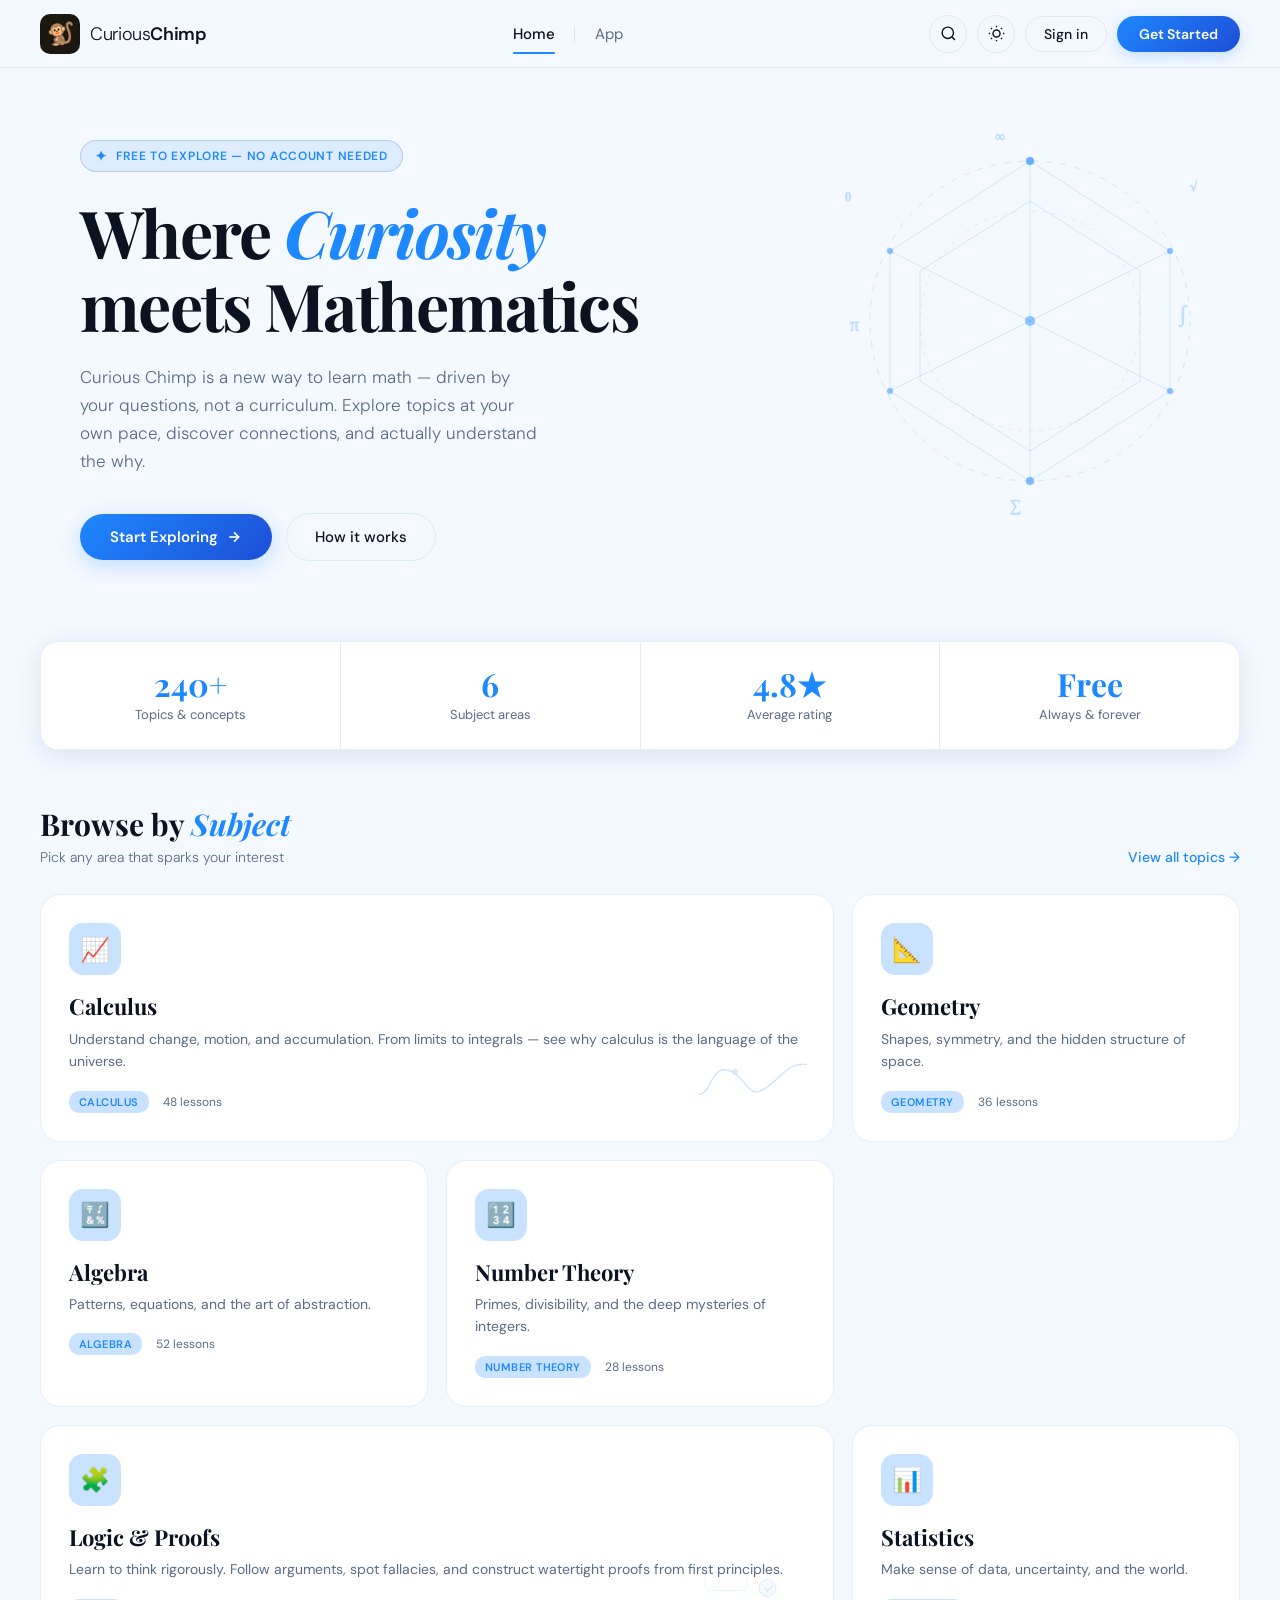
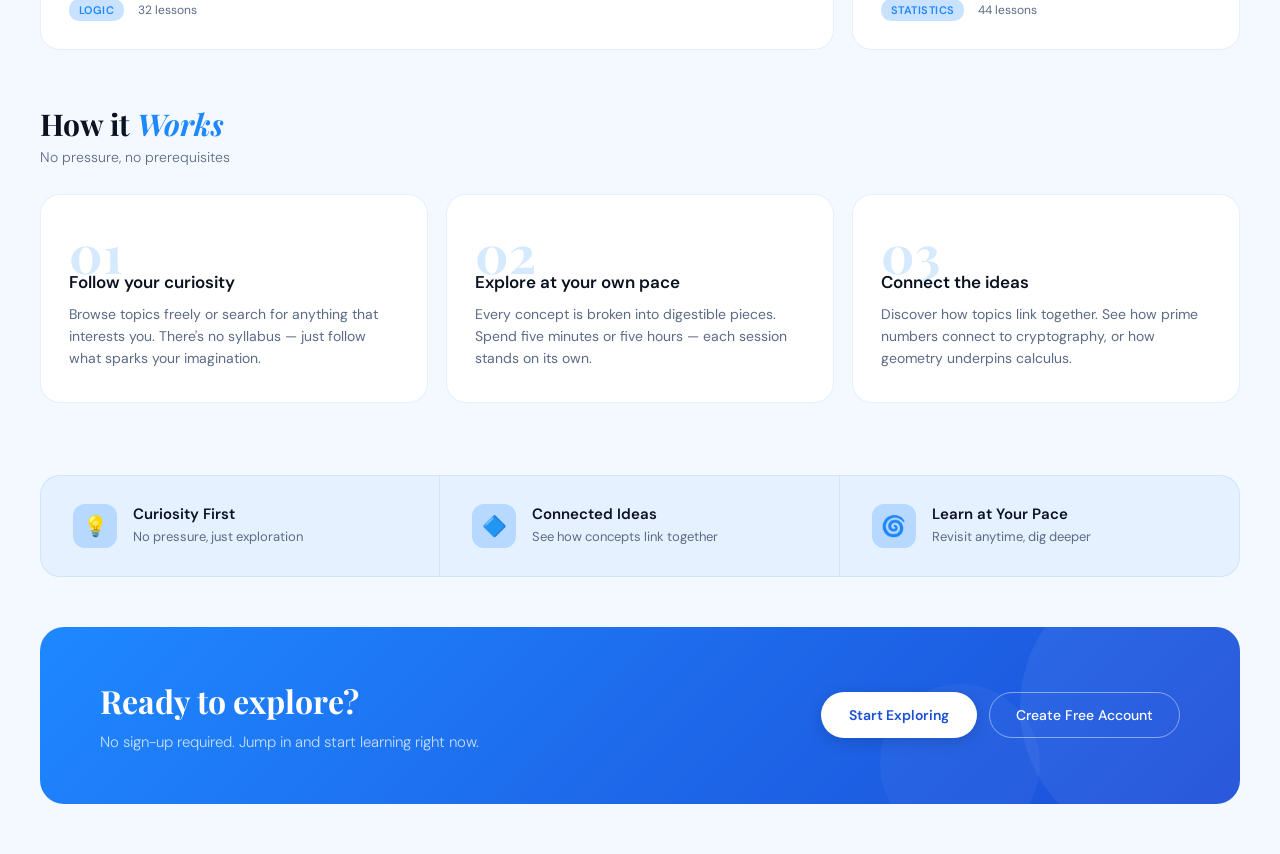
<file: index.html>
<!DOCTYPE html>
<html lang="en" data-theme="light">
<head>
  <meta charset="UTF-8" />
  <meta name="viewport" content="width=device-width, initial-scale=1.0" />
  <title>Curious Chimp — Learn Math by Curiosity</title>
  <link rel="preconnect" href="https://fonts.googleapis.com" />
  <link rel="preconnect" href="https://fonts.gstatic.com" crossorigin />
  <link href="https://fonts.googleapis.com/css2?family=Playfair+Display:ital,wght@0,700;1,600&family=DM+Sans:wght@300;400;500;600&display=swap" rel="stylesheet" />
  <link rel="stylesheet" href="styles.css" />
</head>
<body>

  <!-- ─── Navbar ─────────────────────────────────────────────── -->
  <nav>
    <a class="nav-logo" href="/">
      <div class="logo-icon">🐒</div>
      <span class="logo-text">Curious<strong>Chimp</strong></span>
    </a>

    <ul class="nav-links">
      <li class="active"><a href="/">Home</a></li>
      <li><a href="/app/">App</a></li>
    </ul>

    <div class="nav-right">
      <button class="btn-icon" aria-label="Search">
        <svg viewBox="0 0 24 24"><circle cx="11" cy="11" r="8"/><line x1="21" y1="21" x2="16.65" y2="16.65"/></svg>
      </button>

      <button class="btn-icon" id="theme-toggle" aria-label="Toggle theme">
        <svg class="icon-sun" viewBox="0 0 24 24" width="17" height="17" stroke="currentColor" fill="none" stroke-width="2">
          <circle cx="12" cy="12" r="5"/>
          <line x1="12" y1="1" x2="12" y2="3"/>
          <line x1="12" y1="21" x2="12" y2="23"/>
          <line x1="4.22" y1="4.22" x2="5.64" y2="5.64"/>
          <line x1="18.36" y1="18.36" x2="19.78" y2="19.78"/>
          <line x1="1" y1="12" x2="3" y2="12"/>
          <line x1="21" y1="12" x2="23" y2="12"/>
          <line x1="4.22" y1="19.78" x2="5.64" y2="18.36"/>
          <line x1="18.36" y1="5.64" x2="19.78" y2="4.22"/>
        </svg>
        <svg class="icon-moon" viewBox="0 0 24 24" width="17" height="17" stroke="currentColor" fill="none" stroke-width="2">
          <path d="M21 12.79A9 9 0 1 1 11.21 3 7 7 0 0 0 21 12.79z"/>
        </svg>
      </button>

      <button class="btn-signin">Sign in</button>
      <a href="/app/" class="btn-cta">Get Started</a>
    </div>
  </nav>

  <!-- ─── Hero ───────────────────────────────────────────────── -->
  <section class="home-hero">
    <div class="home-hero-glow"></div>

    <!-- Right-side geometric art -->
    <svg class="home-hero-bg-art" viewBox="0 0 420 420" fill="none" xmlns="http://www.w3.org/2000/svg">
      <g stroke="var(--hero-line)" stroke-width="1">
        <!-- Icosahedron-inspired structure -->
        <circle cx="210" cy="210" r="160" stroke-dasharray="6,8"/>
        <circle cx="210" cy="210" r="110" stroke-dasharray="4,6" opacity="0.7"/>
        <polygon points="210,50 350,140 350,280 210,370 70,280 70,140"/>
        <polygon points="210,90 320,160 320,270 210,340 100,270 100,160"/>
        <!-- Interior web -->
        <line x1="210" y1="50"  x2="210" y2="370"/>
        <line x1="70"  y1="140" x2="350" y2="280"/>
        <line x1="350" y1="140" x2="70"  y2="280"/>
        <!-- Node dots -->
        <circle cx="210" cy="50"  r="4" fill="var(--accent)" opacity="0.7"/>
        <circle cx="350" cy="140" r="3" fill="var(--accent)" opacity="0.55"/>
        <circle cx="350" cy="280" r="3" fill="var(--accent)" opacity="0.55"/>
        <circle cx="210" cy="370" r="4" fill="var(--accent)" opacity="0.6"/>
        <circle cx="70"  cy="280" r="3" fill="var(--accent)" opacity="0.55"/>
        <circle cx="70"  cy="140" r="3" fill="var(--accent)" opacity="0.55"/>
        <circle cx="210" cy="210" r="5" fill="var(--accent)" opacity="0.5"/>
        <!-- Math symbols floating -->
        <text x="360" y="210" font-size="22" font-family="serif" fill="var(--hero-line)">∫</text>
        <text x="30"  y="220" font-size="18" font-family="serif" fill="var(--hero-line)">π</text>
        <text x="190" y="400" font-size="16" font-family="serif" fill="var(--hero-line)">∑</text>
        <text x="175" y="30"  font-size="14" font-family="serif" fill="var(--hero-line)">∞</text>
        <text x="370" y="80"  font-size="13" font-family="serif" fill="var(--hero-line)">√</text>
        <text x="25"  y="90"  font-size="13" font-family="serif" fill="var(--hero-line)">θ</text>
      </g>
    </svg>

    <div class="home-hero-content">
      <div class="home-eyebrow">
        <span>✦</span> Free to explore — no account needed
      </div>

      <h1>Where <em>Curiosity</em><br/>meets Mathematics</h1>

      <p>Curious Chimp is a new way to learn math — driven by your questions, not a curriculum. Explore topics at your own pace, discover connections, and actually understand the why.</p>

      <div class="home-hero-ctas">
        <a href="/app/" class="btn-cta-large">
          Start Exploring
          <svg width="16" height="16" viewBox="0 0 24 24" fill="none" stroke="currentColor" stroke-width="2.5"><line x1="5" y1="12" x2="19" y2="12"/><polyline points="12 5 19 12 12 19"/></svg>
        </a>
        <a href="#how" class="btn-ghost-large">
          How it works
        </a>
      </div>
    </div>
  </section>

  <!-- ─── Stats Bar ────────────────────────────────────────────── -->
  <div class="home-stats">
    <div class="home-stat">
      <div class="home-stat-number">240+</div>
      <div class="home-stat-label">Topics & concepts</div>
    </div>
    <div class="home-stat">
      <div class="home-stat-number">6</div>
      <div class="home-stat-label">Subject areas</div>
    </div>
    <div class="home-stat">
      <div class="home-stat-number">4.8★</div>
      <div class="home-stat-label">Average rating</div>
    </div>
    <div class="home-stat">
      <div class="home-stat-number">Free</div>
      <div class="home-stat-label">Always & forever</div>
    </div>
  </div>

  <!-- ─── Topic Grid ───────────────────────────────────────────── -->
  <div class="section-header">
    <div>
      <h2 class="section-title">Browse by <em>Subject</em></h2>
      <p class="section-subtitle">Pick any area that sparks your interest</p>
    </div>
    <a href="/app/" class="section-link">
      View all topics →
    </a>
  </div>

  <div class="topic-grid">

    <!-- Calculus — wide -->
    <a href="/app/" class="topic-card wide">
      <div class="topic-icon">📈</div>
      <h3>Calculus</h3>
      <p>Understand change, motion, and accumulation. From limits to integrals — see why calculus is the language of the universe.</p>
      <div class="topic-meta">
        <span class="topic-badge">Calculus</span>
        <span class="topic-lessons">48 lessons</span>
      </div>
      <svg class="topic-card-art" width="120" height="80" viewBox="0 0 200 95" fill="none">
        <path d="M10,70 C30,70 30,20 60,30 C90,40 90,80 120,60 C150,40 160,15 190,20" stroke="var(--accent)" stroke-width="2"/>
        <circle cx="70" cy="32" r="5" fill="var(--accent)" opacity="0.6"/>
      </svg>
    </a>

    <!-- Geometry -->
    <a href="/app/" class="topic-card">
      <div class="topic-icon">📐</div>
      <h3>Geometry</h3>
      <p>Shapes, symmetry, and the hidden structure of space.</p>
      <div class="topic-meta">
        <span class="topic-badge">Geometry</span>
        <span class="topic-lessons">36 lessons</span>
      </div>
    </a>

    <!-- Algebra -->
    <a href="/app/" class="topic-card">
      <div class="topic-icon">🔣</div>
      <h3>Algebra</h3>
      <p>Patterns, equations, and the art of abstraction.</p>
      <div class="topic-meta">
        <span class="topic-badge">Algebra</span>
        <span class="topic-lessons">52 lessons</span>
      </div>
    </a>

    <!-- Number Theory -->
    <a href="/app/" class="topic-card">
      <div class="topic-icon">🔢</div>
      <h3>Number Theory</h3>
      <p>Primes, divisibility, and the deep mysteries of integers.</p>
      <div class="topic-meta">
        <span class="topic-badge">Number Theory</span>
        <span class="topic-lessons">28 lessons</span>
      </div>
    </a>

    <!-- Logic — wide -->
    <a href="/app/" class="topic-card wide">
      <div class="topic-icon">🧩</div>
      <h3>Logic & Proofs</h3>
      <p>Learn to think rigorously. Follow arguments, spot fallacies, and construct watertight proofs from first principles.</p>
      <div class="topic-meta">
        <span class="topic-badge">Logic</span>
        <span class="topic-lessons">32 lessons</span>
      </div>
      <svg class="topic-card-art" width="120" height="80" viewBox="0 0 200 95" fill="none">
        <rect x="20" y="20" width="70" height="30" rx="8" stroke="var(--accent)" stroke-width="1.2" opacity="0.5"/>
        <rect x="110" y="32" width="28" height="28" rx="14" stroke="var(--accent)" stroke-width="1.5" fill="var(--accent-glow)" opacity="0.7"/>
        <path d="M120 46 l4 5 l8-9" stroke="var(--accent)" stroke-width="2" fill="none" stroke-linecap="round" opacity="0.8"/>
      </svg>
    </a>

    <!-- Statistics -->
    <a href="/app/" class="topic-card">
      <div class="topic-icon">📊</div>
      <h3>Statistics</h3>
      <p>Make sense of data, uncertainty, and the world.</p>
      <div class="topic-meta">
        <span class="topic-badge">Statistics</span>
        <span class="topic-lessons">44 lessons</span>
      </div>
    </a>

  </div>

  <!-- ─── How It Works ─────────────────────────────────────────── -->
  <div class="section-header" id="how">
    <div>
      <h2 class="section-title">How it <em>Works</em></h2>
      <p class="section-subtitle">No pressure, no prerequisites</p>
    </div>
  </div>

  <div class="how-section">
    <div class="how-grid">
      <div class="how-card">
        <div class="how-number">01</div>
        <h4>Follow your curiosity</h4>
        <p>Browse topics freely or search for anything that interests you. There's no syllabus — just follow what sparks your imagination.</p>
      </div>
      <div class="how-card">
        <div class="how-number">02</div>
        <h4>Explore at your own pace</h4>
        <p>Every concept is broken into digestible pieces. Spend five minutes or five hours — each session stands on its own.</p>
      </div>
      <div class="how-card">
        <div class="how-number">03</div>
        <h4>Connect the ideas</h4>
        <p>Discover how topics link together. See how prime numbers connect to cryptography, or how geometry underpins calculus.</p>
      </div>
    </div>
  </div>

  <!-- ─── Features Strip ─────────────────────────────────────── -->
  <div class="features" style="margin-top: 56px;">
    <div class="feature">
      <div class="feature-icon">💡</div>
      <div class="feature-text">
        <h4>Curiosity First</h4>
        <p>No pressure, just exploration</p>
      </div>
    </div>
    <div class="feature">
      <div class="feature-icon">🔷</div>
      <div class="feature-text">
        <h4>Connected Ideas</h4>
        <p>See how concepts link together</p>
      </div>
    </div>
    <div class="feature">
      <div class="feature-icon">🌀</div>
      <div class="feature-text">
        <h4>Learn at Your Pace</h4>
        <p>Revisit anytime, dig deeper</p>
      </div>
    </div>
  </div>

  <!-- ─── CTA Banner ────────────────────────────────────────────── -->
  <div class="cta-banner">
    <div class="cta-banner-text">
      <h2>Ready to explore?</h2>
      <p>No sign-up required. Jump in and start learning right now.</p>
    </div>
    <div class="cta-banner-actions">
      <a href="/app/" class="btn-white">Start Exploring</a>
      <a href="#" class="btn-outline-white">Create Free Account</a>
    </div>
  </div>

  <script src="theme.js"></script>
</body>
</html>
</file>
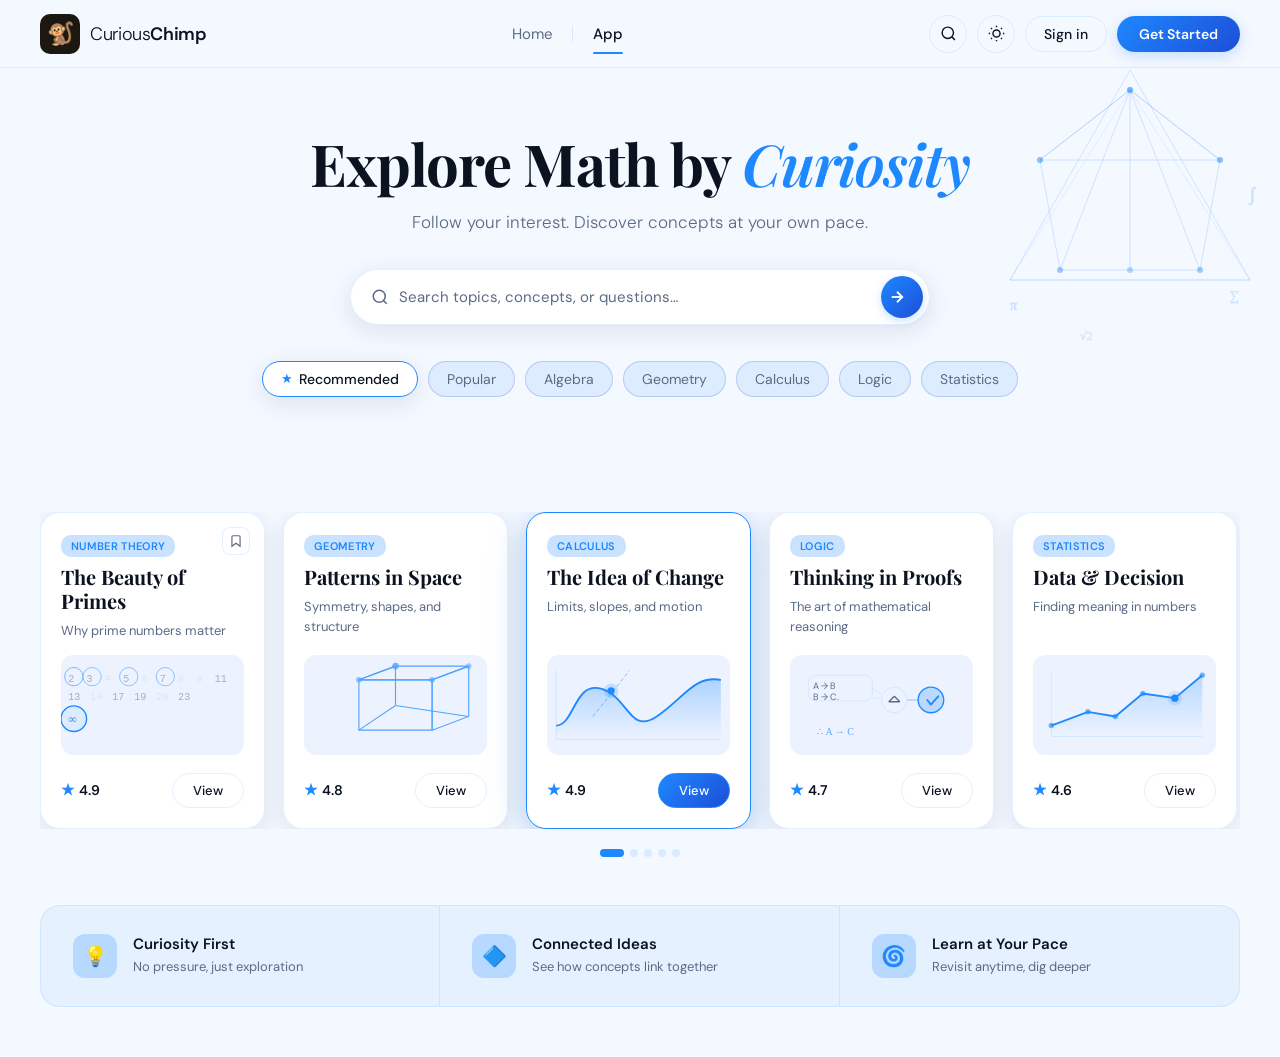
<file: app/index.html>
<!DOCTYPE html>
<html lang="en" data-theme="light">
<head>
  <meta charset="UTF-8" />
  <meta name="viewport" content="width=device-width, initial-scale=1.0" />
  <title>Curious Chimp — Explore</title>
  <link rel="preconnect" href="https://fonts.googleapis.com" />
  <link rel="preconnect" href="https://fonts.gstatic.com" crossorigin />
  <link href="https://fonts.googleapis.com/css2?family=Playfair+Display:ital,wght@0,700;1,600&family=DM+Sans:wght@300;400;500;600&display=swap" rel="stylesheet" />
  <link rel="stylesheet" href="../styles.css" />
</head>
<body>

  <!-- ─── Navbar ─────────────────────────────────────────────── -->
  <nav>
    <a class="nav-logo" href="../">
      <div class="logo-icon">🐒</div>
      <span class="logo-text">Curious<strong>Chimp</strong></span>
    </a>

    <ul class="nav-links">
      <li><a href="../">Home</a></li>
      <li class="active"><a href="../app/">App</a></li>
    </ul>

    <div class="nav-right">
      <button class="btn-icon" aria-label="Search">
        <svg viewBox="0 0 24 24"><circle cx="11" cy="11" r="8"/><line x1="21" y1="21" x2="16.65" y2="16.65"/></svg>
      </button>

      <button class="btn-icon" id="theme-toggle" aria-label="Toggle theme">
        <svg class="icon-sun" viewBox="0 0 24 24" width="17" height="17" stroke="currentColor" fill="none" stroke-width="2">
          <circle cx="12" cy="12" r="5"/>
          <line x1="12" y1="1" x2="12" y2="3"/>
          <line x1="12" y1="21" x2="12" y2="23"/>
          <line x1="4.22" y1="4.22" x2="5.64" y2="5.64"/>
          <line x1="18.36" y1="18.36" x2="19.78" y2="19.78"/>
          <line x1="1" y1="12" x2="3" y2="12"/>
          <line x1="21" y1="12" x2="23" y2="12"/>
          <line x1="4.22" y1="19.78" x2="5.64" y2="18.36"/>
          <line x1="18.36" y1="5.64" x2="19.78" y2="4.22"/>
        </svg>
        <svg class="icon-moon" viewBox="0 0 24 24" width="17" height="17" stroke="currentColor" fill="none" stroke-width="2">
          <path d="M21 12.79A9 9 0 1 1 11.21 3 7 7 0 0 0 21 12.79z"/>
        </svg>
      </button>

      <button class="btn-signin">Sign in</button>
      <a href="../" class="btn-cta">Get Started</a>
    </div>
  </nav>

  <!-- ─── Hero ───────────────────────────────────────────────── -->
  <section class="hero">
    <div class="hero-glow"></div>

    <svg class="hero-bg-art" viewBox="0 0 340 340" fill="none" xmlns="http://www.w3.org/2000/svg">
      <g stroke="var(--hero-line)" stroke-width="1">
        <polygon points="170,30 260,100 240,210 100,210 80,100"/>
        <line x1="170" y1="30" x2="170" y2="210"/>
        <line x1="80" y1="100" x2="260" y2="100"/>
        <line x1="80" y1="100" x2="170" y2="30"/>
        <line x1="260" y1="100" x2="170" y2="30"/>
        <line x1="100" y1="210" x2="170" y2="30"/>
        <line x1="240" y1="210" x2="170" y2="30"/>
        <polygon points="170,10 290,220 50,220"/>
        <circle cx="170" cy="30"  r="3" fill="var(--accent)" opacity="0.6"/>
        <circle cx="260" cy="100" r="3" fill="var(--accent)" opacity="0.5"/>
        <circle cx="80"  cy="100" r="3" fill="var(--accent)" opacity="0.5"/>
        <circle cx="100" cy="210" r="3" fill="var(--accent)" opacity="0.4"/>
        <circle cx="240" cy="210" r="3" fill="var(--accent)" opacity="0.4"/>
        <circle cx="170" cy="210" r="3" fill="var(--accent)" opacity="0.3"/>
        <text x="290" y="140" font-size="18" font-family="serif" fill="var(--hero-line)" opacity="0.8">∫</text>
        <text x="50"  y="250" font-size="14" font-family="serif" fill="var(--hero-line)" opacity="0.7">π</text>
        <text x="270" y="240" font-size="13" font-family="serif" fill="var(--hero-line)" opacity="0.6">∑</text>
        <text x="120" y="280" font-size="12" font-family="serif" fill="var(--hero-line)" opacity="0.5">√2</text>
        <line x1="170" y1="30"  x2="290" y2="220" opacity="0.5"/>
        <line x1="170" y1="30"  x2="50"  y2="220" opacity="0.5"/>
        <line x1="290" y1="220" x2="50"  y2="220" opacity="0.5"/>
      </g>
    </svg>

    <div class="hero-content">
      <h1>Explore Math by <em>Curiosity</em></h1>
      <p>Follow your interest. Discover concepts at your own pace.</p>

      <div class="search-bar">
        <svg viewBox="0 0 24 24"><circle cx="11" cy="11" r="8"/><line x1="21" y1="21" x2="16.65" y2="16.65"/></svg>
        <input type="text" placeholder="Search topics, concepts, or questions…" />
        <button class="search-submit" aria-label="Search">
          <svg viewBox="0 0 24 24"><line x1="5" y1="12" x2="19" y2="12"/><polyline points="12 5 19 12 12 19"/></svg>
        </button>
      </div>

      <div class="pills">
        <button class="pill active"><span class="star">★</span> Recommended</button>
        <button class="pill">Popular</button>
        <button class="pill">Algebra</button>
        <button class="pill">Geometry</button>
        <button class="pill">Calculus</button>
        <button class="pill">Logic</button>
        <button class="pill">Statistics</button>
      </div>
    </div>
  </section>

  <!-- ─── Course Cards ────────────────────────────────────────── -->
  <section class="cards-section">
    <div class="cards-track-wrapper">
      <div class="cards-track" id="cardsTrack">

        <!-- Card 1: Number Theory -->
        <div class="card">
          <button class="card-bookmark" aria-label="Bookmark">
            <svg viewBox="0 0 24 24"><path d="M19 21l-7-5-7 5V5a2 2 0 0 1 2-2h10a2 2 0 0 1 2 2z"/></svg>
          </button>
          <span class="card-tag">Number Theory</span>
          <h3>The Beauty of Primes</h3>
          <p class="card-desc">Why prime numbers matter</p>
          <div class="card-illustration">
            <svg viewBox="0 0 200 90" fill="none" xmlns="http://www.w3.org/2000/svg">
              <g font-family="monospace" font-size="11" fill="var(--text-muted)" opacity="0.5">
                <text x="8"  y="20">2</text><text x="28" y="20">3</text>
                <text x="48" y="20" opacity="0.2">4</text><text x="68" y="20">5</text>
                <text x="88" y="20" opacity="0.2">6</text><text x="108" y="20">7</text>
                <text x="128" y="20" opacity="0.2">8</text><text x="148" y="20" opacity="0.2">9</text>
                <text x="168" y="20">11</text>
                <text x="8"  y="40">13</text><text x="32" y="40" opacity="0.2">14</text>
                <text x="56" y="40">17</text><text x="80" y="40">19</text>
                <text x="104" y="40" opacity="0.2">20</text><text x="128" y="40">23</text>
              </g>
              <circle cx="14" cy="14" r="10" stroke="var(--accent)" stroke-width="1" opacity="0.6"/>
              <circle cx="34" cy="14" r="10" stroke="var(--accent)" stroke-width="1" opacity="0.5"/>
              <circle cx="74" cy="14" r="10" stroke="var(--accent)" stroke-width="1" opacity="0.5"/>
              <circle cx="114" cy="14" r="10" stroke="var(--accent)" stroke-width="1" opacity="0.5"/>
              <circle cx="14"  cy="60" r="14" stroke="var(--accent)" stroke-width="1.5" fill="var(--accent)" fill-opacity="0.08"/>
              <text x="8" y="65" font-size="13" font-family="serif" fill="var(--accent)">∞</text>
            </svg>
          </div>
          <div class="card-footer">
            <div class="card-rating"><span class="star">★</span> 4.9</div>
            <button class="btn-view">View</button>
          </div>
        </div>

        <!-- Card 2: Geometry -->
        <div class="card">
          <span class="card-tag">Geometry</span>
          <h3>Patterns in Space</h3>
          <p class="card-desc">Symmetry, shapes, and structure</p>
          <div class="card-illustration">
            <svg viewBox="0 0 200 95" fill="none" xmlns="http://www.w3.org/2000/svg">
              <g stroke="var(--accent)" stroke-width="1.2" opacity="0.75">
                <polygon points="60,20 140,20 140,75 60,75"/>
                <polygon points="60,20 100,5 180,5 140,20"/>
                <polygon points="140,20 180,5 180,60 140,75"/>
                <line x1="60" y1="20" x2="100" y2="5"/>
                <line x1="100" y1="5" x2="100" y2="48"/>
                <line x1="100" y1="48" x2="60" y2="75"/>
                <line x1="100" y1="48" x2="180" y2="60"/>
                <circle cx="100" cy="5"  r="3" fill="var(--accent)" opacity="0.8"/>
                <circle cx="60"  cy="20" r="2.5" fill="var(--accent)" opacity="0.6"/>
                <circle cx="140" cy="20" r="2.5" fill="var(--accent)" opacity="0.6"/>
                <circle cx="180" cy="5"  r="2.5" fill="var(--accent)" opacity="0.5"/>
              </g>
            </svg>
          </div>
          <div class="card-footer">
            <div class="card-rating"><span class="star">★</span> 4.8</div>
            <button class="btn-view">View</button>
          </div>
        </div>

        <!-- Card 3: Calculus (featured) -->
        <div class="card featured">
          <span class="card-tag">Calculus</span>
          <h3>The Idea of Change</h3>
          <p class="card-desc">Limits, slopes, and motion</p>
          <div class="card-illustration">
            <svg viewBox="0 0 200 95" fill="none" xmlns="http://www.w3.org/2000/svg">
              <defs>
                <linearGradient id="waveGrad" x1="0" y1="0" x2="0" y2="1">
                  <stop offset="0%" stop-color="var(--accent)" stop-opacity="0.3"/>
                  <stop offset="100%" stop-color="var(--accent)" stop-opacity="0"/>
                </linearGradient>
              </defs>
              <path d="M10,70 C30,70 30,20 60,30 C90,40 90,80 120,60 C150,40 160,15 190,20" stroke="var(--accent)" stroke-width="2" fill="none"/>
              <path d="M10,70 C30,70 30,20 60,30 C90,40 90,80 120,60 C150,40 160,15 190,20 L190,85 L10,85 Z" fill="url(#waveGrad)"/>
              <line x1="50" y1="60" x2="90" y2="10" stroke="var(--accent)" stroke-width="1" stroke-dasharray="4,3" opacity="0.6"/>
              <circle cx="70" cy="32" r="4" fill="var(--accent)"/>
              <circle cx="70" cy="32" r="8" fill="var(--accent)" opacity="0.2"/>
              <line x1="10" y1="85" x2="190" y2="85" stroke="var(--accent)" stroke-width="0.5" opacity="0.3"/>
              <line x1="10" y1="85" x2="10" y2="10" stroke="var(--accent)" stroke-width="0.5" opacity="0.3"/>
            </svg>
          </div>
          <div class="card-footer">
            <div class="card-rating"><span class="star">★</span> 4.9</div>
            <button class="btn-view">View</button>
          </div>
        </div>

        <!-- Card 4: Logic -->
        <div class="card">
          <span class="card-tag">Logic</span>
          <h3>Thinking in Proofs</h3>
          <p class="card-desc">The art of mathematical reasoning</p>
          <div class="card-illustration">
            <svg viewBox="0 0 200 95" fill="none" xmlns="http://www.w3.org/2000/svg">
              <g font-family="'DM Sans', sans-serif" font-size="10" fill="var(--text)">
                <rect x="20" y="15" width="70" height="28" rx="8" stroke="var(--card-border)" stroke-width="1" fill="var(--bg2)"/>
                <text x="25" y="30" fill="var(--text-muted)">A → B</text>
                <text x="25" y="42" fill="var(--text-muted)">B → C.</text>
                <rect x="100" y="28" width="28" height="28" rx="14" stroke="var(--card-border)" stroke-width="1" fill="var(--bg2)"/>
                <line x1="114" y1="38" x2="120" y2="44" stroke="var(--text-muted)" stroke-width="1.5"/>
                <line x1="108" y1="44" x2="114" y2="38" stroke="var(--text-muted)" stroke-width="1.5"/>
                <line x1="108" y1="44" x2="120" y2="44" stroke="var(--text-muted)" stroke-width="1.5"/>
                <rect x="140" y="28" width="28" height="28" rx="14" stroke="var(--accent)" stroke-width="1.5" fill="var(--accent-glow)"/>
                <path d="M150 42 l4 5 l8-9" stroke="var(--accent)" stroke-width="2" fill="none" stroke-linecap="round"/>
                <line x1="90" y1="29" x2="100" y2="36" stroke="var(--card-border)" stroke-width="1"/>
                <line x1="90" y1="40" x2="100" y2="40" stroke="var(--card-border)" stroke-width="1"/>
                <line x1="128" y1="42" x2="140" y2="42" stroke="var(--accent)" stroke-width="1" opacity="0.5"/>
              </g>
              <text x="30" y="80" font-size="11" font-family="serif" fill="var(--accent)" opacity="0.7">∴ A → C</text>
            </svg>
          </div>
          <div class="card-footer">
            <div class="card-rating"><span class="star">★</span> 4.7</div>
            <button class="btn-view">View</button>
          </div>
        </div>

        <!-- Card 5: Statistics -->
        <div class="card">
          <span class="card-tag">Statistics</span>
          <h3>Data & Decision</h3>
          <p class="card-desc">Finding meaning in numbers</p>
          <div class="card-illustration">
            <svg viewBox="0 0 200 95" fill="none" xmlns="http://www.w3.org/2000/svg">
              <defs>
                <linearGradient id="statGrad" x1="0" y1="0" x2="0" y2="1">
                  <stop offset="0%" stop-color="var(--accent)" stop-opacity="0.25"/>
                  <stop offset="100%" stop-color="var(--accent)" stop-opacity="0"/>
                </linearGradient>
              </defs>
              <path d="M20,70 L60,55 L90,60 L120,35 L155,40 L185,15" stroke="var(--accent)" stroke-width="2" fill="none"/>
              <path d="M20,70 L60,55 L90,60 L120,35 L155,40 L185,15 L185,82 L20,82 Z" fill="url(#statGrad)"/>
              <circle cx="20"  cy="70" r="3" fill="var(--accent)" opacity="0.6"/>
              <circle cx="60"  cy="55" r="3" fill="var(--accent)" opacity="0.6"/>
              <circle cx="90"  cy="60" r="3" fill="var(--accent)" opacity="0.6"/>
              <circle cx="120" cy="35" r="3" fill="var(--accent)" opacity="0.6"/>
              <circle cx="155" cy="40" r="4" fill="var(--accent)"/>
              <circle cx="155" cy="40" r="8" fill="var(--accent)" opacity="0.15"/>
              <circle cx="185" cy="15" r="3" fill="var(--accent)" opacity="0.6"/>
              <line x1="20" y1="82" x2="185" y2="82" stroke="var(--card-border)" stroke-width="1"/>
              <line x1="20" y1="82" x2="20" y2="10" stroke="var(--card-border)" stroke-width="1"/>
            </svg>
          </div>
          <div class="card-footer">
            <div class="card-rating"><span class="star">★</span> 4.6</div>
            <button class="btn-view">View</button>
          </div>
        </div>

      </div><!-- /cards-track -->
    </div><!-- /cards-track-wrapper -->

    <div class="carousel-dots" id="carouselDots">
      <button class="dot active" data-slide="0"></button>
      <button class="dot" data-slide="1"></button>
      <button class="dot" data-slide="2"></button>
      <button class="dot" data-slide="3"></button>
      <button class="dot" data-slide="4"></button>
    </div>
  </section>

  <!-- ─── Features Strip ─────────────────────────────────────── -->
  <div class="features">
    <div class="feature">
      <div class="feature-icon">💡</div>
      <div class="feature-text">
        <h4>Curiosity First</h4>
        <p>No pressure, just exploration</p>
      </div>
    </div>
    <div class="feature">
      <div class="feature-icon">🔷</div>
      <div class="feature-text">
        <h4>Connected Ideas</h4>
        <p>See how concepts link together</p>
      </div>
    </div>
    <div class="feature">
      <div class="feature-icon">🌀</div>
      <div class="feature-text">
        <h4>Learn at Your Pace</h4>
        <p>Revisit anytime, dig deeper</p>
      </div>
    </div>
  </div>

  <script src="../theme.js"></script>
  <script>
    /* ── Filter Pills ── */
    document.querySelectorAll('.pill').forEach(pill => {
      pill.addEventListener('click', () => {
        document.querySelectorAll('.pill').forEach(p => p.classList.remove('active'));
        pill.classList.add('active');
      });
    });

    /* ── Carousel ── */
    const track  = document.getElementById('cardsTrack');
    const dots   = document.querySelectorAll('.dot');
    const cards  = document.querySelectorAll('.card');
    let current  = 0;

    function goToSlide(idx) {
      current = Math.max(0, Math.min(idx, cards.length - 1));
      const cardW = cards[0].offsetWidth + 18;
      track.style.transform = `translateX(-${current * cardW}px)`;
      dots.forEach((d, i) => d.classList.toggle('active', i === current));
    }

    dots.forEach(dot => dot.addEventListener('click', () => goToSlide(+dot.dataset.slide)));

    let autoTimer = setInterval(() => goToSlide((current + 1) % cards.length), 4000);
    track.parentElement.addEventListener('mouseenter', () => clearInterval(autoTimer));
    track.parentElement.addEventListener('mouseleave', () => {
      autoTimer = setInterval(() => goToSlide((current + 1) % cards.length), 4000);
    });

    let startX = 0;
    track.addEventListener('pointerdown', e => { startX = e.clientX; });
    track.addEventListener('pointerup',   e => {
      const dx = e.clientX - startX;
      if (Math.abs(dx) > 40) goToSlide(dx < 0 ? current + 1 : current - 1);
    });

  </script>
</body>
</html>
</file>
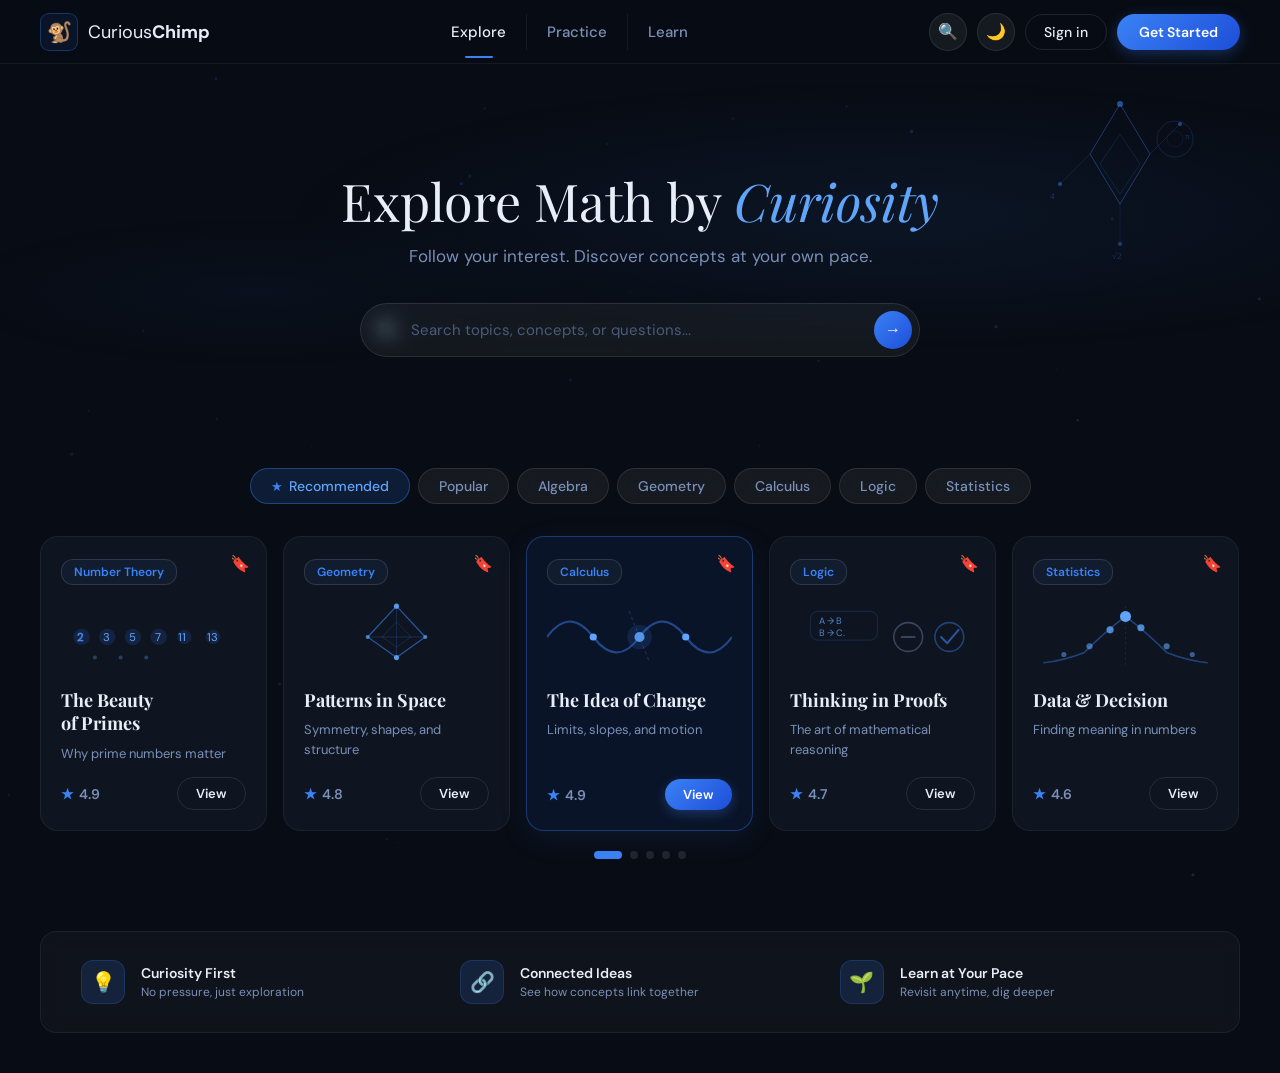
<file: demo.html>
<!DOCTYPE html>
<html lang="en">
<head>
<meta charset="UTF-8">
<meta name="viewport" content="width=device-width, initial-scale=1.0">
<title>Curious Chimp – Explore Math by Curiosity</title>
<link href="https://fonts.googleapis.com/css2?family=Playfair+Display:ital,wght@0,400;0,700;1,400;1,700&family=DM+Sans:wght@300;400;500;600&display=swap" rel="stylesheet">
<style>
  :root {
    --gold: #3B82F6;
    --gold-light: #60A5FA;
    --gold-dim: rgba(59,130,246,0.15);
    --transition: 0.4s cubic-bezier(0.4,0,0.2,1);
  }

  /* ── DARK THEME ── */
  .dark {
    --bg: #080c14;
    --bg2: #0e1520;
    --bg3: #121a28;
    --card-bg: #0e1520;
    --card-border: rgba(255,255,255,0.06);
    --card-hover: #141e30;
    --nav-bg: rgba(8,12,20,0.92);
    --text-primary: #e8eef8;
    --text-secondary: #7a90b8;
    --text-muted: #4a5c7a;
    --pill-bg: rgba(255,255,255,0.06);
    --pill-border: rgba(255,255,255,0.1);
    --pill-active-bg: rgba(59,130,246,0.15);
    --pill-active-border: rgba(59,130,246,0.4);
    --search-bg: rgba(255,255,255,0.05);
    --search-border: rgba(255,255,255,0.1);
    --badge-bg: #111c2e;
    --badge-border: rgba(255,255,255,0.12);
    --footer-bg: rgba(255,255,255,0.03);
    --shadow: 0 0 60px rgba(59,130,246,0.08);
    --glow: 0 0 40px rgba(59,130,246,0.25);
  }

  /* ── LIGHT THEME ── */
  .light {
    --bg: #fafafa;
    --bg2: #f4f4f5;
    --bg3: #eeeeef;
    --card-bg: #ffffff;
    --card-border: rgba(0,0,0,0.07);
    --card-hover: #ffffff;
    --nav-bg: rgba(250,250,250,0.95);
    --text-primary: #0e1e3a;
    --text-secondary: #3a5890;
    --text-muted: #8a9ab8;
    --pill-bg: rgba(255,255,255,0.85);
    --pill-border: rgba(0,0,0,0.1);
    --pill-active-bg: rgba(59,130,246,0.10);
    --pill-active-border: rgba(59,130,246,0.45);
    --search-bg: #ffffff;
    --search-border: rgba(0,0,0,0.12);
    --badge-bg: rgba(59,130,246,0.08);
    --badge-border: rgba(59,130,246,0.2);
    --footer-bg: rgba(255,255,255,0.8);
    --shadow: 0 4px 30px rgba(0,0,0,0.06);
    --glow: 0 0 40px rgba(59,130,246,0.12);
  }

  * { margin: 0; padding: 0; box-sizing: border-box; }

  body {
    font-family: 'DM Sans', sans-serif;
    background: var(--bg);
    color: var(--text-primary);
    min-height: 100vh;
    transition: background var(--transition), color var(--transition);
    overflow-x: hidden;
  }

  /* ── NAVBAR ── */
  nav {
    position: sticky;
    top: 0;
    z-index: 100;
    background: var(--nav-bg);
    backdrop-filter: blur(20px);
    border-bottom: 1px solid var(--card-border);
    padding: 0 40px;
    height: 64px;
    display: flex;
    align-items: center;
    justify-content: space-between;
    transition: background var(--transition), border-color var(--transition);
  }

  .nav-logo {
    display: flex;
    align-items: center;
    gap: 10px;
    text-decoration: none;
  }

  .logo-icon {
    width: 38px;
    height: 38px;
    background: #0a1428;
    border-radius: 9px;
    display: flex;
    align-items: center;
    justify-content: center;
    font-size: 20px;
    border: 1px solid rgba(59,130,246,0.3);
  }

  .logo-text {
    font-family: 'DM Sans', sans-serif;
    font-size: 18px;
    font-weight: 400;
    color: var(--text-primary);
    transition: color var(--transition);
  }

  .logo-text strong { font-weight: 700; }

  .nav-links {
    display: flex;
    align-items: center;
    gap: 0;
    list-style: none;
  }

  .nav-links li a {
    padding: 8px 20px;
    text-decoration: none;
    font-size: 15px;
    font-weight: 500;
    color: var(--text-secondary);
    border-right: 1px solid var(--card-border);
    transition: color 0.2s;
    display: block;
  }
  .nav-links li:last-child a { border-right: none; }

  .nav-links li a.active {
    color: var(--text-primary);
    position: relative;
  }
  .nav-links li a.active::after {
    content: '';
    position: absolute;
    bottom: -8px;
    left: 50%;
    transform: translateX(-50%);
    width: 28px;
    height: 2px;
    background: var(--gold);
    border-radius: 2px;
  }
  .nav-links li a:hover { color: var(--text-primary); }

  .nav-actions {
    display: flex;
    align-items: center;
    gap: 10px;
  }

  .btn-icon {
    width: 38px;
    height: 38px;
    border-radius: 50%;
    border: 1px solid var(--pill-border);
    background: var(--pill-bg);
    color: var(--text-primary);
    cursor: pointer;
    display: flex;
    align-items: center;
    justify-content: center;
    font-size: 16px;
    transition: all 0.2s;
  }
  .btn-icon:hover { background: var(--gold-dim); border-color: var(--gold); }

  .btn-signin {
    padding: 8px 18px;
    border-radius: 20px;
    border: 1px solid var(--pill-border);
    background: transparent;
    color: var(--text-primary);
    font-family: 'DM Sans', sans-serif;
    font-size: 14px;
    font-weight: 500;
    cursor: pointer;
    transition: all 0.2s;
  }
  .btn-signin:hover { border-color: var(--gold); color: var(--gold); }

  .btn-cta {
    padding: 9px 22px;
    border-radius: 24px;
    border: none;
    background: linear-gradient(135deg, var(--gold), #1d4ed8);
    color: #fff;
    font-family: 'DM Sans', sans-serif;
    font-size: 14px;
    font-weight: 600;
    cursor: pointer;
    transition: all 0.2s;
    box-shadow: 0 4px 15px rgba(59,130,246,0.3);
  }
  .btn-cta:hover { transform: translateY(-1px); box-shadow: 0 6px 20px rgba(59,130,246,0.4); }

  /* Theme toggle */
  .theme-toggle {
    width: 38px;
    height: 38px;
    border-radius: 50%;
    border: 1px solid var(--pill-border);
    background: var(--pill-bg);
    color: var(--text-primary);
    cursor: pointer;
    display: flex;
    align-items: center;
    justify-content: center;
    font-size: 16px;
    transition: all 0.2s;
  }
  .theme-toggle:hover { background: var(--gold-dim); border-color: var(--gold); }

  /* ── HERO ── */
  .hero {
    position: relative;
    padding: 80px 40px 60px;
    text-align: center;
    overflow: hidden;
    min-height: 380px;
    display: flex;
    flex-direction: column;
    align-items: center;
    justify-content: center;
  }

  /* Dark hero background */
  .dark .hero::before {
    content: '';
    position: absolute;
    inset: 0;
    background: radial-gradient(ellipse 80% 60% at 70% 40%, rgba(59,130,246,0.08) 0%, transparent 60%),
                radial-gradient(ellipse 50% 40% at 20% 60%, rgba(59,130,246,0.04) 0%, transparent 50%);
    pointer-events: none;
  }

  /* Light hero background */
  .light .hero::before {
    content: '';
    position: absolute;
    inset: 0;
    background: radial-gradient(ellipse 80% 60% at 70% 40%, rgba(59,130,246,0.07) 0%, transparent 60%),
                radial-gradient(ellipse 60% 50% at 10% 70%, rgba(59,130,246,0.04) 0%, transparent 50%);
    pointer-events: none;
  }

  /* Geometric decoration top-right */
  .hero-deco {
    position: absolute;
    top: 20px;
    right: 60px;
    width: 200px;
    height: 220px;
    opacity: 0.5;
    pointer-events: none;
  }
  .dark .hero-deco { opacity: 0.4; }
  .light .hero-deco { opacity: 0.3; }

  .hero h1 {
    font-family: 'Playfair Display', serif;
    font-size: clamp(36px, 5vw, 52px);
    font-weight: 400;
    color: var(--text-primary);
    margin-bottom: 14px;
    position: relative;
    transition: color var(--transition);
    line-height: 1.15;
  }

  .hero h1 em {
    font-style: italic;
    color: var(--gold-light);
  }

  .hero p {
    font-size: 17px;
    color: var(--text-secondary);
    margin-bottom: 36px;
    font-weight: 400;
    position: relative;
    transition: color var(--transition);
  }

  /* Search */
  .search-wrap {
    position: relative;
    width: 100%;
    max-width: 560px;
    margin: 0 auto;
  }

  .search-box {
    width: 100%;
    padding: 16px 60px 16px 50px;
    border-radius: 32px;
    border: 1px solid var(--search-border);
    background: var(--search-bg);
    color: var(--text-primary);
    font-family: 'DM Sans', sans-serif;
    font-size: 15px;
    outline: none;
    transition: all 0.2s;
    backdrop-filter: blur(10px);
  }
  .search-box::placeholder { color: var(--text-muted); }
  .search-box:focus {
    border-color: rgba(59,130,246,0.5);
    box-shadow: 0 0 0 3px rgba(59,130,246,0.1);
  }

  .search-icon {
    position: absolute;
    left: 18px;
    top: 50%;
    transform: translateY(-50%);
    color: var(--text-muted);
    font-size: 16px;
  }

  .search-btn {
    position: absolute;
    right: 8px;
    top: 50%;
    transform: translateY(-50%);
    width: 38px;
    height: 38px;
    border-radius: 50%;
    border: none;
    background: linear-gradient(135deg, var(--gold), #1d4ed8);
    color: #fff;
    font-size: 16px;
    cursor: pointer;
    display: flex;
    align-items: center;
    justify-content: center;
    transition: all 0.2s;
  }
  .search-btn:hover { transform: translateY(-50%) scale(1.08); box-shadow: var(--glow); }

  /* ── FILTER PILLS ── */
  .filters {
    display: flex;
    justify-content: center;
    gap: 8px;
    padding: 24px 40px;
    flex-wrap: wrap;
  }

  .pill {
    padding: 8px 20px;
    border-radius: 24px;
    border: 1px solid var(--pill-border);
    background: var(--pill-bg);
    color: var(--text-secondary);
    font-family: 'DM Sans', sans-serif;
    font-size: 14px;
    font-weight: 500;
    cursor: pointer;
    transition: all 0.2s;
    display: flex;
    align-items: center;
    gap: 6px;
    backdrop-filter: blur(8px);
  }

  .pill:hover {
    border-color: rgba(59,130,246,0.4);
    color: var(--text-primary);
    background: var(--gold-dim);
  }

  .pill.active {
    background: var(--pill-active-bg);
    border-color: var(--pill-active-border);
    color: var(--gold-light);
  }

  .pill-star { color: var(--gold); font-size: 13px; }

  /* ── CARDS ── */
  .cards-section {
    padding: 8px 40px 40px;
  }

  .cards-track-wrap {
    overflow: visible;
    position: relative;
  }

  .cards-track {
    display: flex;
    gap: 16px;
    transition: transform 0.5s cubic-bezier(0.4, 0, 0.2, 1);
  }

  .card {
    flex: 0 0 calc(20% - 13px);
    min-width: 220px;
    background: var(--card-bg);
    border: 1px solid var(--card-border);
    border-radius: 18px;
    padding: 22px 20px 20px;
    cursor: pointer;
    transition: all 0.3s cubic-bezier(0.4, 0, 0.2, 1);
    display: flex;
    flex-direction: column;
    gap: 8px;
    position: relative;
  }

  .card:hover {
    background: var(--card-hover);
    border-color: rgba(59,130,246,0.3);
    transform: translateY(-4px);
    box-shadow: 0 16px 40px rgba(0,0,0,0.2), 0 0 20px rgba(59,130,246,0.08);
  }

  .card.featured {
    border-color: rgba(59,130,246,0.35);
    box-shadow: 0 8px 30px rgba(59,130,246,0.1);
  }
  .dark .card.featured { background: #0a1428; }
  .light .card.featured { background: #f0f5ff; }

  .card-badge {
    display: inline-block;
    padding: 4px 12px;
    border-radius: 12px;
    font-size: 12px;
    font-weight: 600;
    border: 1px solid var(--badge-border);
    background: var(--badge-bg);
    color: var(--gold);
    width: fit-content;
    transition: background var(--transition), border-color var(--transition);
  }

  .card-visual {
    height: 80px;
    display: flex;
    align-items: center;
    justify-content: center;
    margin: 4px 0;
  }

  .card-visual svg {
    width: 100%;
    height: 100%;
  }

  .card-title {
    font-family: 'Playfair Display', serif;
    font-size: 18px;
    font-weight: 700;
    color: var(--text-primary);
    line-height: 1.3;
    transition: color var(--transition);
  }

  .card-desc {
    font-size: 13px;
    color: var(--text-secondary);
    line-height: 1.5;
    flex: 1;
    transition: color var(--transition);
  }

  .card-footer {
    display: flex;
    align-items: center;
    justify-content: space-between;
    margin-top: 6px;
  }

  .card-rating {
    display: flex;
    align-items: center;
    gap: 5px;
    font-size: 14px;
    font-weight: 600;
    color: var(--text-secondary);
  }
  .card-rating .star { color: var(--gold); font-size: 14px; }

  .btn-view {
    padding: 7px 18px;
    border-radius: 20px;
    font-family: 'DM Sans', sans-serif;
    font-size: 13px;
    font-weight: 600;
    cursor: pointer;
    border: none;
    transition: all 0.2s;
  }

  .btn-view-filled {
    background: linear-gradient(135deg, var(--gold), #1d4ed8);
    color: #fff;
    box-shadow: 0 4px 12px rgba(59,130,246,0.3);
  }
  .btn-view-filled:hover { box-shadow: 0 6px 18px rgba(59,130,246,0.45); transform: translateY(-1px); }

  .btn-view-outline {
    background: transparent;
    border: 1px solid var(--pill-border) !important;
    color: var(--text-primary);
  }
  .btn-view-outline:hover { border-color: rgba(59,130,246,0.5) !important; color: var(--gold); }

  /* Bookmark icon */
  .card-bookmark {
    position: absolute;
    top: 16px;
    right: 16px;
    color: var(--text-muted);
    font-size: 16px;
    cursor: pointer;
    transition: color 0.2s;
  }
  .card-bookmark:hover, .card-bookmark.saved { color: var(--gold); }

  /* ── DOTS ── */
  .dots {
    display: flex;
    justify-content: center;
    gap: 8px;
    padding: 20px 0 32px;
  }

  .dot {
    width: 8px;
    height: 8px;
    border-radius: 4px;
    background: var(--pill-border);
    cursor: pointer;
    transition: all 0.3s;
    border: none;
  }
  .dot.active {
    width: 28px;
    background: var(--gold);
  }

  /* ── FOOTER FEATURES ── */
  .features {
    display: grid;
    grid-template-columns: repeat(3, 1fr);
    margin: 0 40px;
    border-radius: 16px;
    background: var(--footer-bg);
    border: 1px solid var(--card-border);
    padding: 28px 40px;
    gap: 20px;
    backdrop-filter: blur(10px);
    transition: background var(--transition), border-color var(--transition);
  }

  .feature {
    display: flex;
    align-items: center;
    gap: 16px;
  }

  .feature-icon {
    width: 44px;
    height: 44px;
    border-radius: 12px;
    background: var(--gold-dim);
    border: 1px solid rgba(59,130,246,0.2);
    display: flex;
    align-items: center;
    justify-content: center;
    font-size: 20px;
    flex-shrink: 0;
    color: var(--gold);
  }

  .feature h4 {
    font-family: 'DM Sans', sans-serif;
    font-size: 14px;
    font-weight: 600;
    color: var(--text-primary);
    margin-bottom: 2px;
    transition: color var(--transition);
  }

  .feature p {
    font-size: 12px;
    color: var(--text-secondary);
    transition: color var(--transition);
  }

  /* ── CARD SVG ILLUSTRATIONS ── */
  .dark .card-line { stroke: rgba(59,130,246,0.6); }
  .dark .card-line-dim { stroke: rgba(59,130,246,0.25); }
  .dark .card-dot { fill: var(--gold-light); }
  .dark .card-glow { fill: rgba(59,130,246,0.15); }

  .light .card-line { stroke: rgba(30,80,200,0.5); }
  .light .card-line-dim { stroke: rgba(30,80,200,0.2); }
  .light .card-dot { fill: var(--gold); }
  .light .card-glow { fill: rgba(59,130,246,0.08); }

  /* ── PARTICLE CANVAS ── */
  #particles {
    position: fixed;
    top: 0; left: 0;
    width: 100%; height: 100%;
    pointer-events: none;
    z-index: 0;
    opacity: 0.4;
  }
  .light #particles { opacity: 0.15; }

  /* all content above canvas */
  nav, main { position: relative; z-index: 1; }

  /* animations */
  @keyframes fadeUp {
    from { opacity: 0; transform: translateY(20px); }
    to { opacity: 1; transform: translateY(0); }
  }

  .hero > * { animation: fadeUp 0.7s ease both; }
  .hero > *:nth-child(1) { animation-delay: 0.05s; }
  .hero > *:nth-child(2) { animation-delay: 0.15s; }
  .hero > *:nth-child(3) { animation-delay: 0.25s; }

  @keyframes cardIn {
    from { opacity: 0; transform: translateY(16px); }
    to { opacity: 1; transform: translateY(0); }
  }
  .card { animation: cardIn 0.5s ease both; }
  .card:nth-child(1) { animation-delay: 0.1s; }
  .card:nth-child(2) { animation-delay: 0.18s; }
  .card:nth-child(3) { animation-delay: 0.26s; }
  .card:nth-child(4) { animation-delay: 0.34s; }
  .card:nth-child(5) { animation-delay: 0.42s; }

  /* wave svg animation */
  @keyframes waveDrift {
    0% { transform: translateX(0); }
    50% { transform: translateX(-8px); }
    100% { transform: translateX(0); }
  }
  .wave-path { animation: waveDrift 4s ease-in-out infinite; }

  /* number theory top primes floating */
  @keyframes float {
    0%, 100% { transform: translateY(0); }
    50% { transform: translateY(-5px); }
  }
  .float-el { animation: float 3s ease-in-out infinite; }

  /* modal overlay for "View" */
  .modal-overlay {
    display: none;
    position: fixed;
    inset: 0;
    background: rgba(0,0,0,0.7);
    z-index: 200;
    align-items: center;
    justify-content: center;
    backdrop-filter: blur(6px);
  }
  .modal-overlay.open { display: flex; animation: fadeUp 0.25s ease; }

  .modal {
    background: var(--card-bg);
    border: 1px solid var(--card-border);
    border-radius: 24px;
    padding: 40px;
    max-width: 440px;
    width: 90%;
    position: relative;
    text-align: center;
  }

  .modal-close {
    position: absolute;
    top: 16px;
    right: 16px;
    background: none;
    border: none;
    color: var(--text-muted);
    font-size: 20px;
    cursor: pointer;
    transition: color 0.2s;
  }
  .modal-close:hover { color: var(--text-primary); }

  .modal h2 {
    font-family: 'Playfair Display', serif;
    font-size: 26px;
    color: var(--text-primary);
    margin: 16px 0 10px;
  }
  .modal p {
    color: var(--text-secondary);
    font-size: 14px;
    line-height: 1.7;
    margin-bottom: 24px;
  }
  .modal .btn-cta { width: 100%; justify-content: center; display: block; padding: 13px; }
</style>
</head>
<body class="dark">

<canvas id="particles"></canvas>

<nav>
  <a href="#" class="nav-logo">
    <div class="logo-icon">🐒</div>
    <span class="logo-text">Curious<strong>Chimp</strong></span>
  </a>

  <ul class="nav-links">
    <li><a href="#" class="active">Explore</a></li>
    <li><a href="#">Practice</a></li>
    <li><a href="#">Learn</a></li>
  </ul>

  <div class="nav-actions">
    <button class="btn-icon" title="Search">🔍</button>
    <button class="theme-toggle" id="themeToggle" title="Toggle theme">🌙</button>
    <button class="btn-signin">Sign in</button>
    <button class="btn-cta">Get Started</button>
  </div>
</nav>

<main>
  <!-- HERO -->
  <section class="hero">
    <!-- Geometric decoration -->
    <svg class="hero-deco" viewBox="0 0 200 220" fill="none" xmlns="http://www.w3.org/2000/svg">
      <g opacity="0.8">
        <!-- diamond shapes -->
        <polygon points="100,20 130,70 100,120 70,70" stroke="#3B82F6" stroke-width="0.8" fill="none" opacity="0.6"/>
        <polygon points="100,50 120,80 100,110 80,80" stroke="#3B82F6" stroke-width="0.5" fill="none" opacity="0.4"/>
        <!-- circles -->
        <circle cx="155" cy="55" r="18" stroke="#3B82F6" stroke-width="0.6" fill="none" opacity="0.4"/>
        <circle cx="155" cy="55" r="8" stroke="#3B82F6" stroke-width="0.4" fill="none" opacity="0.3"/>
        <!-- lines -->
        <line x1="70" y1="70" x2="40" y2="100" stroke="#3B82F6" stroke-width="0.5" opacity="0.35"/>
        <line x1="130" y1="70" x2="160" y2="40" stroke="#3B82F6" stroke-width="0.5" opacity="0.35"/>
        <line x1="100" y1="120" x2="100" y2="160" stroke="#3B82F6" stroke-width="0.5" opacity="0.3"/>
        <!-- dots -->
        <circle cx="40" cy="100" r="2" fill="#3B82F6" opacity="0.6"/>
        <circle cx="160" cy="40" r="2" fill="#3B82F6" opacity="0.6"/>
        <circle cx="100" cy="160" r="2" fill="#3B82F6" opacity="0.5"/>
        <circle cx="100" cy="20" r="3" fill="#3B82F6" opacity="0.7"/>
        <!-- small number labels -->
        <text x="30" y="115" font-size="9" fill="#3B82F6" opacity="0.4" font-family="serif">4</text>
        <text x="165" y="55" font-size="9" fill="#3B82F6" opacity="0.4" font-family="serif">π</text>
        <text x="92" y="175" font-size="9" fill="#3B82F6" opacity="0.4" font-family="serif">√2</text>
      </g>
    </svg>

    <h1>Explore Math by <em>Curiosity</em></h1>
    <p>Follow your interest. Discover concepts at your own pace.</p>

    <div class="search-wrap">
      <span class="search-icon">🔍</span>
      <input class="search-box" type="text" placeholder="Search topics, concepts, or questions..." id="searchInput">
      <button class="search-btn" id="searchBtn">→</button>
    </div>
  </section>

  <!-- FILTER PILLS -->
  <div class="filters">
    <button class="pill active" data-filter="recommended">
      <span class="pill-star">★</span> Recommended
    </button>
    <button class="pill" data-filter="popular">Popular</button>
    <button class="pill" data-filter="algebra">Algebra</button>
    <button class="pill" data-filter="geometry">Geometry</button>
    <button class="pill" data-filter="calculus">Calculus</button>
    <button class="pill" data-filter="logic">Logic</button>
    <button class="pill" data-filter="statistics">Statistics</button>
  </div>

  <!-- CARDS -->
  <div class="cards-section">
    <div class="cards-track-wrap">
      <div class="cards-track" id="cardsTrack">

        <!-- Card 1: Number Theory -->
        <div class="card" data-topic="number-theory" data-title="The Beauty of Primes" data-desc="Prime numbers are the fundamental building blocks of all integers. Explore the Sieve of Eratosthenes, the Prime Number Theorem, and unsolved mysteries like the Riemann Hypothesis." data-rating="4.9">
          <span class="card-badge">Number Theory</span>
          <span class="card-bookmark" title="Bookmark">🔖</span>
          <div class="card-visual">
            <svg viewBox="0 0 180 70" fill="none" xmlns="http://www.w3.org/2000/svg">
              <!-- Sieve-like dot grid for primes -->
              <g class="float-el" style="animation-delay:0s">
                <circle cx="20" cy="35" r="8" class="card-glow"/>
                <text x="16" y="39" font-size="11" class="card-line" fill="currentColor" style="fill:var(--gold-light)">2</text>
              </g>
              <g class="float-el" style="animation-delay:0.3s">
                <circle cx="45" cy="35" r="8" class="card-glow"/>
                <text x="41" y="39" font-size="11" style="fill:var(--gold-light)">3</text>
              </g>
              <g class="float-el" style="animation-delay:0.6s">
                <circle cx="70" cy="35" r="8" class="card-glow"/>
                <text x="66" y="39" font-size="11" style="fill:var(--gold-light)">5</text>
              </g>
              <g class="float-el" style="animation-delay:0.9s">
                <circle cx="95" cy="35" r="8" class="card-glow"/>
                <text x="91" y="39" font-size="11" style="fill:var(--gold-light)">7</text>
              </g>
              <g class="float-el" style="animation-delay:1.2s">
                <circle cx="120" cy="35" r="7" class="card-glow"/>
                <text x="114" y="39" font-size="11" style="fill:var(--gold-light)">11</text>
              </g>
              <g class="float-el" style="animation-delay:1.5s">
                <circle cx="148" cy="35" r="7" class="card-glow"/>
                <text x="142" y="39" font-size="11" style="fill:var(--gold-light)">13</text>
              </g>
              <!-- dots between -->
              <circle cx="33" cy="55" r="2" class="card-dot" opacity="0.3"/>
              <circle cx="58" cy="55" r="2" class="card-dot" opacity="0.3"/>
              <circle cx="83" cy="55" r="2" class="card-dot" opacity="0.3"/>
            </svg>
          </div>
          <h3 class="card-title">The Beauty<br>of Primes</h3>
          <p class="card-desc">Why prime numbers matter</p>
          <div class="card-footer">
            <span class="card-rating"><span class="star">★</span> 4.9</span>
            <button class="btn-view btn-view-outline" onclick="openModal(this.closest('.card'))">View</button>
          </div>
        </div>

        <!-- Card 2: Geometry -->
        <div class="card" data-topic="geometry" data-title="Patterns in Space" data-desc="Explore the infinite world of symmetry, tessellations, and geometric structures. From Platonic solids to hyperbolic planes, discover how shape and space reveal deep mathematical truths." data-rating="4.8">
          <span class="card-badge">Geometry</span>
          <span class="card-bookmark" title="Bookmark">🔖</span>
          <div class="card-visual">
            <svg viewBox="0 0 180 70" fill="none" xmlns="http://www.w3.org/2000/svg">
              <!-- Wireframe diamond/crystal -->
              <g transform="translate(90,35)">
                <!-- front face -->
                <polygon points="0,-30 28,0 0,20 -28,0" class="card-line" stroke-width="1.2" fill="none"/>
                <!-- back lines -->
                <line x1="0" y1="-30" x2="0" y2="20" class="card-line-dim" stroke-width="0.8"/>
                <line x1="-28" y1="0" x2="28" y2="0" class="card-line-dim" stroke-width="0.8"/>
                <!-- inner detail -->
                <polygon points="0,-15 14,0 0,10 -14,0" class="card-line" stroke-width="0.6" fill="none" opacity="0.5"/>
                <!-- glow dots at vertices -->
                <circle cx="0" cy="-30" r="2.5" class="card-dot" opacity="0.9"/>
                <circle cx="28" cy="0" r="2" class="card-dot" opacity="0.7"/>
                <circle cx="-28" cy="0" r="2" class="card-dot" opacity="0.7"/>
                <circle cx="0" cy="20" r="2.5" class="card-dot" opacity="0.9"/>
              </g>
            </svg>
          </div>
          <h3 class="card-title">Patterns in Space</h3>
          <p class="card-desc">Symmetry, shapes, and structure</p>
          <div class="card-footer">
            <span class="card-rating"><span class="star">★</span> 4.8</span>
            <button class="btn-view btn-view-outline" onclick="openModal(this.closest('.card'))">View</button>
          </div>
        </div>

        <!-- Card 3: Calculus (FEATURED) -->
        <div class="card featured" data-topic="calculus" data-title="The Idea of Change" data-desc="Calculus is the mathematics of motion and change. From Newton's laws of motion to the shape of a hanging chain, limits, derivatives, and integrals describe how the universe evolves." data-rating="4.9">
          <span class="card-badge">Calculus</span>
          <span class="card-bookmark" title="Bookmark">🔖</span>
          <div class="card-visual">
            <svg viewBox="0 0 180 70" fill="none" xmlns="http://www.w3.org/2000/svg">
              <!-- Sine/cosine wave -->
              <path d="M 0 35 Q 22 5 45 35 Q 68 65 90 35 Q 112 5 135 35 Q 158 65 180 35"
                class="card-line wave-path" stroke-width="2" fill="none" opacity="0.8"/>
              <!-- derivative tangent -->
              <line x1="80" y1="10" x2="100" y2="60" class="card-line" stroke-width="1" opacity="0.5" stroke-dasharray="3,3"/>
              <!-- glow dots on wave -->
              <circle cx="45" cy="35" r="3.5" class="card-dot"/>
              <circle cx="90" cy="35" r="4" class="card-dot" opacity="0.9">
                <animate attributeName="r" values="4;5.5;4" dur="2s" repeatCount="indefinite"/>
              </circle>
              <circle cx="135" cy="35" r="3.5" class="card-dot"/>
              <!-- subtle glow -->
              <circle cx="90" cy="35" r="12" class="card-glow"/>
            </svg>
          </div>
          <h3 class="card-title">The Idea of Change</h3>
          <p class="card-desc">Limits, slopes, and motion</p>
          <div class="card-footer">
            <span class="card-rating"><span class="star">★</span> 4.9</span>
            <button class="btn-view btn-view-filled" onclick="openModal(this.closest('.card'))">View</button>
          </div>
        </div>

        <!-- Card 4: Logic -->
        <div class="card" data-topic="logic" data-title="Thinking in Proofs" data-desc="Logic is the backbone of mathematical reasoning. Learn to construct rigorous proofs, understand propositional and predicate logic, and discover why paradoxes like Russell's are so profound." data-rating="4.7">
          <span class="card-badge">Logic</span>
          <span class="card-bookmark" title="Bookmark">🔖</span>
          <div class="card-visual">
            <svg viewBox="0 0 180 70" fill="none" xmlns="http://www.w3.org/2000/svg">
              <!-- Logic symbols / proof box -->
              <rect x="20" y="10" width="65" height="28" rx="7" class="card-line-dim" stroke-width="0.8" fill="none"/>
              <text x="28" y="22" font-size="9" style="fill:var(--gold-light)" opacity="0.8">A → B</text>
              <text x="28" y="34" font-size="9" style="fill:var(--gold-light)" opacity="0.8">B → C.</text>
              <!-- minus circle -->
              <circle cx="115" cy="35" r="14" stroke="currentColor" style="stroke:var(--text-secondary)" stroke-width="1.5" fill="none" opacity="0.4"/>
              <line x1="108" y1="35" x2="122" y2="35" style="stroke:var(--text-secondary)" stroke-width="1.5" opacity="0.5"/>
              <!-- check circle -->
              <circle cx="155" cy="35" r="14" class="card-line" stroke-width="1.5" fill="none" opacity="0.7"/>
              <polyline points="147,35 153,41 164,28" class="card-line" stroke-width="2" fill="none" stroke-linecap="round" stroke-linejoin="round"/>
            </svg>
          </div>
          <h3 class="card-title">Thinking in Proofs</h3>
          <p class="card-desc">The art of mathematical reasoning</p>
          <div class="card-footer">
            <span class="card-rating"><span class="star">★</span> 4.7</span>
            <button class="btn-view btn-view-outline" onclick="openModal(this.closest('.card'))">View</button>
          </div>
        </div>

        <!-- Card 5: Statistics -->
        <div class="card" data-topic="statistics" data-title="Data & Decision" data-desc="From Bayes' theorem to regression analysis, statistics is how we make sense of a noisy world. Understand probability distributions, hypothesis testing, and the mathematics of uncertainty." data-rating="4.6">
          <span class="card-badge">Statistics</span>
          <span class="card-bookmark" title="Bookmark">🔖</span>
          <div class="card-visual">
            <svg viewBox="0 0 180 70" fill="none" xmlns="http://www.w3.org/2000/svg">
              <!-- Bell curve / scatter -->
              <path d="M 10 60 Q 30 58 50 50 Q 70 30 90 15 Q 110 30 130 50 Q 150 58 170 60"
                class="card-line" stroke-width="1.5" fill="none" opacity="0.7"/>
              <!-- data scatter dots -->
              <circle cx="30" cy="52" r="2.5" class="card-dot" opacity="0.5"/>
              <circle cx="55" cy="44" r="3" class="card-dot" opacity="0.6"/>
              <circle cx="75" cy="28" r="3.5" class="card-dot" opacity="0.8"/>
              <circle cx="90" cy="15" r="4" class="card-dot">
                <animate attributeName="r" values="4;5.5;4" dur="2.5s" repeatCount="indefinite"/>
              </circle>
              <circle cx="105" cy="26" r="3.5" class="card-dot" opacity="0.8"/>
              <circle cx="130" cy="44" r="3" class="card-dot" opacity="0.6"/>
              <circle cx="155" cy="52" r="2.5" class="card-dot" opacity="0.5"/>
              <!-- vertical center line -->
              <line x1="90" y1="5" x2="90" y2="65" class="card-line-dim" stroke-width="0.7" stroke-dasharray="2,3"/>
            </svg>
          </div>
          <h3 class="card-title">Data & Decision</h3>
          <p class="card-desc">Finding meaning in numbers</p>
          <div class="card-footer">
            <span class="card-rating"><span class="star">★</span> 4.6</span>
            <button class="btn-view btn-view-outline" onclick="openModal(this.closest('.card'))">View</button>
          </div>
        </div>

      </div><!-- /cards-track -->
    </div>

    <!-- Dots -->
    <div class="dots">
      <button class="dot active" data-dot="0"></button>
      <button class="dot" data-dot="1"></button>
      <button class="dot" data-dot="2"></button>
      <button class="dot" data-dot="3"></button>
      <button class="dot" data-dot="4"></button>
    </div>
  </div>

  <!-- FEATURES FOOTER -->
  <div class="features">
    <div class="feature">
      <div class="feature-icon">💡</div>
      <div>
        <h4>Curiosity First</h4>
        <p>No pressure, just exploration</p>
      </div>
    </div>
    <div class="feature">
      <div class="feature-icon">🔗</div>
      <div>
        <h4>Connected Ideas</h4>
        <p>See how concepts link together</p>
      </div>
    </div>
    <div class="feature">
      <div class="feature-icon">🌱</div>
      <div>
        <h4>Learn at Your Pace</h4>
        <p>Revisit anytime, dig deeper</p>
      </div>
    </div>
  </div>

  <div style="height:40px"></div>
</main>

<!-- MODAL -->
<div class="modal-overlay" id="modal" onclick="if(event.target===this)closeModal()">
  <div class="modal">
    <button class="modal-close" onclick="closeModal()">✕</button>
    <div style="font-size:36px" id="modalIcon">📐</div>
    <h2 id="modalTitle">Patterns in Space</h2>
    <p id="modalDesc">Description goes here.</p>
    <div style="display:flex;align-items:center;justify-content:center;gap:6px;margin-bottom:20px">
      <span style="color:var(--gold);font-size:16px">★</span>
      <span id="modalRating" style="font-weight:600;color:var(--text-primary)">4.8</span>
      <span style="color:var(--text-muted);font-size:13px">rating</span>
    </div>
    <button class="btn-cta" onclick="closeModal()">Start Exploring →</button>
  </div>
</div>

<script>
// ── THEME TOGGLE ──
const toggle = document.getElementById('themeToggle');
const body = document.body;
let isDark = true;

toggle.addEventListener('click', () => {
  isDark = !isDark;
  body.className = isDark ? 'dark' : 'light';
  toggle.textContent = isDark ? '🌙' : '☀️';
});

// ── FILTER PILLS ──
const pills = document.querySelectorAll('.pill');
const cards = document.querySelectorAll('.card');
const topicIcons = {
  'number-theory': '🔢', 'geometry': '📐', 'calculus': '📈',
  'logic': '🧠', 'statistics': '📊', 'algebra': '🔣'
};

pills.forEach(pill => {
  pill.addEventListener('click', () => {
    pills.forEach(p => p.classList.remove('active'));
    pill.classList.add('active');

    const filter = pill.dataset.filter;
    cards.forEach(card => {
      const topic = card.dataset.topic;
      const match = filter === 'recommended' || filter === 'popular' ||
                    topic === filter;
      card.style.opacity = match ? '1' : '0.35';
      card.style.transform = match ? '' : 'scale(0.97)';
    });
  });
});

// ── BOOKMARKS ──
document.querySelectorAll('.card-bookmark').forEach(bm => {
  bm.addEventListener('click', (e) => {
    e.stopPropagation();
    bm.classList.toggle('saved');
  });
});

// ── MODAL ──
function openModal(card) {
  document.getElementById('modalTitle').textContent = card.dataset.title;
  document.getElementById('modalDesc').textContent = card.dataset.desc;
  document.getElementById('modalRating').textContent = card.dataset.rating;
  document.getElementById('modalIcon').textContent = topicIcons[card.dataset.topic] || '📚';
  document.getElementById('modal').classList.add('open');
}
function closeModal() {
  document.getElementById('modal').classList.remove('open');
}

// ── SEARCH ──
document.getElementById('searchBtn').addEventListener('click', () => {
  const val = document.getElementById('searchInput').value.toLowerCase().trim();
  if (!val) return;
  cards.forEach(card => {
    const text = (card.dataset.title + card.dataset.desc + card.dataset.topic).toLowerCase();
    const match = text.includes(val);
    card.style.opacity = match ? '1' : '0.3';
    card.style.transform = match ? '' : 'scale(0.97)';
  });
});
document.getElementById('searchInput').addEventListener('keydown', (e) => {
  if (e.key === 'Enter') document.getElementById('searchBtn').click();
  if (e.key === 'Escape') {
    document.getElementById('searchInput').value = '';
    cards.forEach(c => { c.style.opacity = '1'; c.style.transform = ''; });
  }
});

// ── DOTS / CAROUSEL (fake scroll highlight) ──
const dots = document.querySelectorAll('.dot');
dots.forEach(dot => {
  dot.addEventListener('click', () => {
    dots.forEach(d => d.classList.remove('active'));
    dot.classList.add('active');
  });
});

// ── NAV LINKS ──
document.querySelectorAll('.nav-links a').forEach(link => {
  link.addEventListener('click', (e) => {
    e.preventDefault();
    document.querySelectorAll('.nav-links a').forEach(l => l.classList.remove('active'));
    link.classList.add('active');
  });
});

// ── PARTICLE CANVAS ──
const canvas = document.getElementById('particles');
const ctx = canvas.getContext('2d');
let W, H, particles;

function resize() {
  W = canvas.width = window.innerWidth;
  H = canvas.height = window.innerHeight;
}

function createParticles() {
  particles = Array.from({length: 55}, () => ({
    x: Math.random() * W,
    y: Math.random() * H,
    r: Math.random() * 1.5 + 0.3,
    vx: (Math.random() - 0.5) * 0.25,
    vy: (Math.random() - 0.5) * 0.25,
    a: Math.random() * 0.5 + 0.1
  }));
}

function drawParticles() {
  ctx.clearRect(0, 0, W, H);
  const goldColor = isDark ? '59,130,246' : '30,80,200';
  particles.forEach(p => {
    p.x += p.vx;
    p.y += p.vy;
    if (p.x < 0) p.x = W;
    if (p.x > W) p.x = 0;
    if (p.y < 0) p.y = H;
    if (p.y > H) p.y = 0;
    ctx.beginPath();
    ctx.arc(p.x, p.y, p.r, 0, Math.PI * 2);
    ctx.fillStyle = `rgba(${goldColor},${p.a})`;
    ctx.fill();
  });

  // Draw connecting lines
  for (let i = 0; i < particles.length; i++) {
    for (let j = i + 1; j < particles.length; j++) {
      const dx = particles[i].x - particles[j].x;
      const dy = particles[i].y - particles[j].y;
      const dist = Math.sqrt(dx * dx + dy * dy);
      if (dist < 120) {
        const opacity = (1 - dist / 120) * 0.12;
        ctx.beginPath();
        ctx.moveTo(particles[i].x, particles[i].y);
        ctx.lineTo(particles[j].x, particles[j].y);
        ctx.strokeStyle = `rgba(${goldColor},${opacity})`;
        ctx.lineWidth = 0.5;
        ctx.stroke();
      }
    }
  }
  requestAnimationFrame(drawParticles);
}

window.addEventListener('resize', () => { resize(); createParticles(); });
resize();
createParticles();
drawParticles();
</script>
</body>
</html>
</file>
<file: styles.css>
/* ═══════════════════════════════════════════════════════════════
   Curious Chimp — Shared Stylesheet
   ═══════════════════════════════════════════════════════════════ */

/* ─── Google Fonts (loaded in HTML head) ──────────────────────── */
/* Playfair Display + DM Sans */

/* ─── CSS Variables ────────────────────────────────────────────── */
:root{
  --bg:#F4F8FF;
  --bg2:#ECF3FF;
  --card-bg:#FFFFFF;
  --card-border:rgba(30,136,255,0.12);
  --nav-bg:rgba(244,248,255,0.90);
  --text:#0B1220;
  --text-muted:#5B6B85;
  --accent:#1E88FF;
  --accent-dark:#1D4ED8;
  --accent-glow:rgba(30,136,255,0.24);
  --pill-bg:rgba(30,136,255,0.10);
  --pill-border:rgba(29,78,216,0.22);
  --shadow:0 6px 24px rgba(9,30,66,0.10);
  --shadow-hover:0 12px 40px rgba(9,30,66,0.16);
  --hero-line:rgba(30,136,255,0.18);
  --strip-bg:rgba(30,136,255,0.06);
  --divider:rgba(30,136,255,0.14);
}

[data-theme="dark"]{
  --bg:#070A12;
  --bg2:#0B1220;
  --card-bg:#0F1A2B;
  --card-border:rgba(79,163,255,0.20);
  --nav-bg:rgba(7,10,18,0.86);
  --text:#E7EEF9;
  --text-muted:#9AA8C4;
  --accent:#4FA3FF;
  --accent-dark:#1E88FF;
  --accent-glow:rgba(79,163,255,0.28);
  --pill-bg:rgba(79,163,255,0.12);
  --pill-border:rgba(79,163,255,0.30);
  --shadow:0 6px 34px rgba(0,0,0,0.55);
  --shadow-hover:0 14px 52px rgba(0,0,0,0.75);
  --hero-line:rgba(79,163,255,0.22);
  --strip-bg:rgba(79,163,255,0.08);
  --divider:rgba(79,163,255,0.18);
}



/* ─── Reset & Base ──────────────────────────────────────────────── */
*, *::before, *::after {
  box-sizing: border-box;
  margin: 0;
  padding: 0;
}

html { scroll-behavior: smooth; }

body {
  font-family: 'DM Sans', sans-serif;
  background: var(--bg);
  color: var(--text);
  min-height: 100vh;
  transition: background 0.4s ease, color 0.4s ease;
  overflow-x: hidden;
}

/* ═══════════════════════════════════════════════════════════════
   NAVBAR (shared)
   ═══════════════════════════════════════════════════════════════ */
nav {
  position: fixed;
  top: 0; left: 0; right: 0;
  z-index: 100;
  background: var(--nav-bg);
  backdrop-filter: blur(16px);
  -webkit-backdrop-filter: blur(16px);
  border-bottom: 1px solid var(--card-border);
  padding: 0 40px;
  height: 68px;
  display: flex;
  align-items: center;
  justify-content: space-between;
  transition: background 0.4s ease;
}

.nav-logo {
  display: flex;
  align-items: center;
  gap: 10px;
  text-decoration: none;
}

.logo-icon {
  width: 40px; height: 40px;
  background: #1c1710;
  border-radius: 10px;
  display: flex; align-items: center; justify-content: center;
  font-size: 22px;
  flex-shrink: 0;
  transition: background 0.4s;
}

[data-theme="dark"] .logo-icon { background: #2a2218; }

.logo-text {
  font-family: 'DM Sans', sans-serif;
  font-size: 18px;
  font-weight: 300;
  color: var(--text);
  letter-spacing: -0.02em;
}

.logo-text strong { font-weight: 600; }

.nav-links {
  display: flex;
  align-items: center;
  gap: 0;
  list-style: none;
}

.nav-links li { position: relative; }

.nav-links a {
  display: block;
  padding: 8px 20px;
  font-size: 15px;
  font-weight: 400;
  color: var(--text-muted);
  text-decoration: none;
  transition: color 0.2s;
}

.nav-links a:hover { color: var(--text); }

.nav-links li:not(:last-child) a::after {
  content: '';
  position: absolute;
  right: 0; top: 50%;
  transform: translateY(-50%);
  height: 16px; width: 1px;
  background: var(--divider);
}

.nav-links li.active a {
  color: var(--text);
  font-weight: 500;
}

.nav-links li.active a::before {
  content: '';
  position: absolute;
  bottom: -2px; left: 20px; right: 20px;
  height: 2px;
  background: var(--accent);
  border-radius: 2px;
}

.nav-right {
  display: flex;
  align-items: center;
  gap: 10px;
}

/* ─── Shared Buttons ──────────────────────────────────────────── */
.btn-icon {
  width: 38px; height: 38px;
  border-radius: 50%;
  border: 1px solid var(--card-border);
  background: transparent;
  color: var(--text);
  cursor: pointer;
  display: flex; align-items: center; justify-content: center;
  transition: border-color 0.2s, background 0.2s;
}

.btn-icon:hover {
  border-color: var(--accent);
  background: var(--accent-glow);
}

.btn-icon svg {
  width: 17px; height: 17px;
  stroke: currentColor;
  fill: none;
  stroke-width: 2;
}

.btn-signin {
  padding: 8px 18px;
  border-radius: 20px;
  border: 1px solid var(--card-border);
  background: transparent;
  color: var(--text);
  font-family: 'DM Sans', sans-serif;
  font-size: 14px;
  font-weight: 500;
  cursor: pointer;
  transition: border-color 0.2s, background 0.2s;
}

.btn-signin:hover {
  border-color: var(--accent);
  background: var(--accent-glow);
}

.btn-cta {
  padding: 9px 22px;
  border-radius: 24px;
  border: none;
  background: linear-gradient(135deg, var(--accent), var(--accent-dark));
  color: #fff;
  font-family: 'DM Sans', sans-serif;
  font-size: 14px;
  font-weight: 600;
  cursor: pointer;
  transition: opacity 0.2s, transform 0.2s, box-shadow 0.2s;
  box-shadow: 0 4px 14px var(--accent-glow);
  text-decoration: none;
  display: inline-flex; align-items: center;
}

.btn-cta:hover {
  opacity: 0.92;
  transform: translateY(-1px);
  box-shadow: 0 6px 20px var(--accent-glow);
}

/* ─── Theme Toggle ────────────────────────────────────────────── */
#theme-toggle { position: relative; overflow: hidden; }

#theme-toggle .icon-sun,
#theme-toggle .icon-moon {
  position: absolute;
  transition: transform 0.3s ease, opacity 0.3s ease;
}

[data-theme="light"] #theme-toggle .icon-sun  { transform: translateY(0);    opacity: 1; }
[data-theme="light"] #theme-toggle .icon-moon { transform: translateY(20px); opacity: 0; }
[data-theme="dark"]  #theme-toggle .icon-sun  { transform: translateY(-20px); opacity: 0; }
[data-theme="dark"]  #theme-toggle .icon-moon { transform: translateY(0);    opacity: 1; }

/* ─── Shared Animation ────────────────────────────────────────── */
@keyframes fadeUp {
  from { opacity: 0; transform: translateY(24px); }
  to   { opacity: 1; transform: translateY(0); }
}

@keyframes fadeIn {
  from { opacity: 0; }
  to   { opacity: 1; }
}

/* ─── Feature Strip (shared) ─────────────────────────────────── */
.features {
  margin: 8px 40px 50px;
  background: var(--strip-bg);
  border: 1px solid var(--card-border);
  border-radius: 20px;
  display: grid;
  grid-template-columns: 1fr 1fr 1fr;
  overflow: hidden;
  animation: fadeUp 0.7s 0.45s ease both;
}

.feature {
  padding: 28px 32px;
  display: flex;
  align-items: flex-start;
  gap: 16px;
}

.feature:not(:last-child) { border-right: 1px solid var(--card-border); }

.feature-icon {
  width: 44px; height: 44px;
  border-radius: 12px;
  background: var(--accent-glow);
  display: flex; align-items: center; justify-content: center;
  flex-shrink: 0;
  font-size: 20px;
}

.feature-text h4 {
  font-size: 15px;
  font-weight: 600;
  color: var(--text);
  margin-bottom: 4px;
}

.feature-text p {
  font-size: 13px;
  color: var(--text-muted);
  line-height: 1.4;
}

/* ═══════════════════════════════════════════════════════════════
   EXPLORE PAGE (index.html)
   ═══════════════════════════════════════════════════════════════ */

/* ─── Hero ────────────────────────────────────────────────────── */
.hero {
  position: relative;
  padding: 130px 40px 60px;
  text-align: center;
  overflow: hidden;
  min-height: 480px;
}

.hero-bg-art {
  position: absolute;
  top: 60px; right: -20px;
  width: 340px; height: 340px;
  pointer-events: none;
}

[data-theme="dark"] .hero-bg-art { opacity: 0.85; }

.hero-glow {
  position: absolute;
  top: 40px; right: 80px;
  width: 500px; height: 400px;
  background: radial-gradient(ellipse at center, rgba(212,168,67,0.12) 0%, transparent 70%);
  pointer-events: none;
  opacity: 0;
  transition: opacity 0.5s;
}

[data-theme="dark"] .hero-glow { opacity: 1; }

.hero-content {
  position: relative;
  z-index: 1;
  animation: fadeUp 0.7s ease both;
}

.hero h1 {
  font-family: 'Playfair Display', serif;
  font-size: clamp(36px, 5vw, 58px);
  font-weight: 700;
  line-height: 1.15;
  letter-spacing: -0.02em;
  color: var(--text);
  margin-bottom: 14px;
}

.hero h1 em {
  font-style: italic;
  color: var(--accent);
  font-weight: 600;
}

.hero p {
  font-size: 17px;
  color: var(--text-muted);
  margin-bottom: 36px;
  font-weight: 300;
}

/* ─── Search Bar ─────────────────────────────────────────────── */
.search-bar {
  display: flex;
  align-items: center;
  max-width: 580px;
  margin: 0 auto 36px;
  background: var(--card-bg);
  border: 1px solid var(--card-border);
  border-radius: 40px;
  padding: 6px 6px 6px 20px;
  box-shadow: var(--shadow);
  transition: box-shadow 0.2s, border-color 0.2s;
}

.search-bar:focus-within {
  border-color: var(--accent);
  box-shadow: 0 0 0 3px var(--accent-glow), var(--shadow);
}

.search-bar svg {
  width: 18px; height: 18px;
  stroke: var(--text-muted);
  fill: none;
  stroke-width: 2;
  flex-shrink: 0;
  margin-right: 10px;
}

.search-bar input {
  flex: 1;
  border: none;
  background: transparent;
  font-family: 'DM Sans', sans-serif;
  font-size: 15px;
  color: var(--text);
  outline: none;
}

.search-bar input::placeholder { color: var(--text-muted); }

.search-submit {
  width: 42px; height: 42px;
  border-radius: 50%;
  border: none;
  background: linear-gradient(135deg, var(--accent), var(--accent-dark));
  color: #fff;
  cursor: pointer;
  display: flex; align-items: center; justify-content: center;
  flex-shrink: 0;
  transition: transform 0.2s, box-shadow 0.2s;
  box-shadow: 0 3px 10px var(--accent-glow);
}

.search-submit:hover {
  transform: scale(1.08);
  box-shadow: 0 5px 16px var(--accent-glow);
}

.search-submit svg {
  width: 18px; height: 18px;
  stroke: #fff;
  fill: none;
  stroke-width: 2.5;
}

/* ─── Filter Pills ───────────────────────────────────────────── */
.pills {
  display: flex;
  align-items: center;
  justify-content: center;
  gap: 10px;
  flex-wrap: wrap;
  animation: fadeUp 0.7s 0.15s ease both;
}

.pill {
  padding: 8px 18px;
  border-radius: 24px;
  border: 1px solid var(--pill-border);
  background: var(--pill-bg);
  color: var(--text-muted);
  font-family: 'DM Sans', sans-serif;
  font-size: 14px;
  font-weight: 400;
  cursor: pointer;
  transition: background 0.2s, border-color 0.2s, color 0.2s;
  display: flex; align-items: center; gap: 6px;
}

.pill:hover { border-color: var(--accent); color: var(--text); }

.pill.active {
  background: var(--card-bg);
  border-color: var(--accent);
  color: var(--text);
  font-weight: 500;
  box-shadow: var(--shadow);
}

.pill .star { color: var(--accent); font-size: 13px; }

/* ─── Cards Section ──────────────────────────────────────────── */
.cards-section {
  padding: 32px 40px 20px;
  animation: fadeUp 0.7s 0.3s ease both;
}

.cards-track-wrapper { overflow: hidden; }

.cards-track {
  display: flex;
  gap: 18px;
  transition: transform 0.5s cubic-bezier(0.4, 0, 0.2, 1);
}

.card {
  flex: 0 0 calc(20% - 15px);
  min-width: 210px;
  background: var(--card-bg);
  border: 1px solid var(--card-border);
  border-radius: 20px;
  padding: 22px 20px 20px;
  display: flex;
  flex-direction: column;
  gap: 8px;
  box-shadow: var(--shadow);
  transition: transform 0.25s ease, box-shadow 0.25s ease, border-color 0.25s ease;
  cursor: pointer;
  position: relative;
  overflow: hidden;
}

.card::before {
  content: '';
  position: absolute;
  inset: 0;
  border-radius: 20px;
  background: linear-gradient(135deg, var(--accent-glow) 0%, transparent 60%);
  opacity: 0;
  transition: opacity 0.3s;
}

.card:hover::before { opacity: 1; }

.card:hover {
  transform: translateY(-6px);
  box-shadow: var(--shadow-hover);
  border-color: var(--accent);
}

.card.featured {
  border-color: var(--accent);
  box-shadow: 0 8px 40px var(--accent-glow), var(--shadow);
}

[data-theme="dark"] .card.featured {
  box-shadow: 0 0 0 1px var(--accent), 0 12px 50px rgba(212,168,67,0.2);
}

.card-tag {
  display: inline-block;
  padding: 4px 10px;
  border-radius: 10px;
  font-size: 11px;
  font-weight: 600;
  letter-spacing: 0.03em;
  text-transform: uppercase;
  background: var(--accent-glow);
  color: var(--accent);
  width: fit-content;
}

.card h3 {
  font-family: 'Playfair Display', serif;
  font-size: 20px;
  font-weight: 700;
  line-height: 1.2;
  color: var(--text);
}

.card-desc {
  font-size: 13px;
  color: var(--text-muted);
  line-height: 1.5;
  flex: 1;
}

.card-illustration {
  width: 100%;
  height: 100px;
  border-radius: 12px;
  overflow: hidden;
  margin: 6px 0;
  background: var(--bg2);
  display: flex; align-items: center; justify-content: center;
}

.card-illustration svg { width: 100%; height: 100%; }

.card-footer {
  display: flex;
  align-items: center;
  justify-content: space-between;
  margin-top: 4px;
}

.card-rating {
  display: flex;
  align-items: center;
  gap: 5px;
  font-size: 14px;
  font-weight: 600;
  color: var(--text);
}

.card-rating .star { color: var(--accent); font-size: 15px; }

.btn-view {
  padding: 8px 20px;
  border-radius: 20px;
  border: 1px solid var(--card-border);
  background: transparent;
  color: var(--text);
  font-family: 'DM Sans', sans-serif;
  font-size: 13px;
  font-weight: 500;
  cursor: pointer;
  transition: background 0.2s, border-color 0.2s, color 0.2s;
}

.btn-view:hover,
.card.featured .btn-view {
  background: linear-gradient(135deg, var(--accent), var(--accent-dark));
  border-color: var(--accent);
  color: #fff;
}

.carousel-dots {
  display: flex;
  justify-content: center;
  gap: 6px;
  padding: 20px 0;
}

.dot {
  width: 8px; height: 8px;
  border-radius: 50%;
  background: var(--card-border);
  border: none;
  cursor: pointer;
  transition: background 0.3s, width 0.3s;
  padding: 0;
}

.dot.active {
  background: var(--accent);
  width: 24px;
  border-radius: 4px;
}

.card-bookmark {
  position: absolute;
  top: 14px; right: 14px;
  width: 28px; height: 28px;
  border-radius: 8px;
  border: 1px solid var(--card-border);
  background: var(--card-bg);
  display: flex; align-items: center; justify-content: center;
  cursor: pointer;
  transition: border-color 0.2s, background 0.2s;
}

.card-bookmark:hover {
  border-color: var(--accent);
  background: var(--accent-glow);
}

.card-bookmark svg {
  width: 14px; height: 14px;
  stroke: var(--text-muted);
  fill: none;
  stroke-width: 2;
}

/* ═══════════════════════════════════════════════════════════════
   HOME PAGE (home.html)
   ═══════════════════════════════════════════════════════════════ */

/* ─── Home Hero ───────────────────────────────────────────────── */
.home-hero {
  position: relative;
  padding: 140px 80px 80px;
  min-height: 600px;
  display: flex;
  align-items: center;
  overflow: hidden;
}

.home-hero-glow {
  position: absolute;
  top: 0; left: 0; right: 0; bottom: 0;
  background: radial-gradient(ellipse at 30% 50%, rgba(200,145,42,0.08) 0%, transparent 65%);
  pointer-events: none;
  opacity: 0;
  transition: opacity 0.5s;
}

[data-theme="dark"] .home-hero-glow { opacity: 1; }

.home-hero-bg-art {
  position: absolute;
  right: 40px;
  top: 50%;
  transform: translateY(-50%);
  width: 420px; height: 420px;
  pointer-events: none;
  opacity: 0.9;
}

[data-theme="dark"] .home-hero-bg-art { opacity: 1; }

.home-hero-content {
  position: relative;
  z-index: 1;
  max-width: 560px;
  animation: fadeUp 0.7s ease both;
}

.home-eyebrow {
  display: inline-flex;
  align-items: center;
  gap: 8px;
  padding: 6px 14px;
  border-radius: 20px;
  border: 1px solid var(--pill-border);
  background: var(--pill-bg);
  font-size: 12px;
  font-weight: 600;
  letter-spacing: 0.06em;
  text-transform: uppercase;
  color: var(--accent);
  margin-bottom: 24px;
}

.home-eyebrow span { font-size: 14px; }

.home-hero h1 {
  font-family: 'Playfair Display', serif;
  font-size: clamp(40px, 5.5vw, 66px);
  font-weight: 700;
  line-height: 1.1;
  letter-spacing: -0.025em;
  color: var(--text);
  margin-bottom: 22px;
}

.home-hero h1 em {
  font-style: italic;
  color: var(--accent);
}

.home-hero p {
  font-size: 17px;
  color: var(--text-muted);
  line-height: 1.65;
  margin-bottom: 38px;
  font-weight: 300;
  max-width: 460px;
}

.home-hero-ctas {
  display: flex;
  gap: 14px;
  align-items: center;
  flex-wrap: wrap;
}

.btn-cta-large {
  padding: 13px 30px;
  border-radius: 28px;
  border: none;
  background: linear-gradient(135deg, var(--accent), var(--accent-dark));
  color: #fff;
  font-family: 'DM Sans', sans-serif;
  font-size: 15px;
  font-weight: 600;
  cursor: pointer;
  text-decoration: none;
  display: inline-flex; align-items: center; gap: 8px;
  transition: opacity 0.2s, transform 0.2s, box-shadow 0.2s;
  box-shadow: 0 6px 20px var(--accent-glow);
}

.btn-cta-large:hover {
  opacity: 0.9;
  transform: translateY(-2px);
  box-shadow: 0 10px 30px var(--accent-glow);
}

.btn-ghost-large {
  padding: 13px 28px;
  border-radius: 28px;
  border: 1px solid var(--card-border);
  background: transparent;
  color: var(--text);
  font-family: 'DM Sans', sans-serif;
  font-size: 15px;
  font-weight: 500;
  cursor: pointer;
  text-decoration: none;
  display: inline-flex; align-items: center; gap: 8px;
  transition: border-color 0.2s, background 0.2s;
}

.btn-ghost-large:hover {
  border-color: var(--accent);
  background: var(--accent-glow);
}

/* ─── Home Stats Bar ──────────────────────────────────────────── */
.home-stats {
  display: flex;
  gap: 0;
  margin: 0 40px;
  border: 1px solid var(--card-border);
  border-radius: 18px;
  background: var(--card-bg);
  overflow: hidden;
  animation: fadeUp 0.7s 0.2s ease both;
  box-shadow: var(--shadow);
}

.home-stat {
  flex: 1;
  padding: 26px 32px;
  text-align: center;
}

.home-stat:not(:last-child) { border-right: 1px solid var(--divider); }

.home-stat-number {
  font-family: 'Playfair Display', serif;
  font-size: 32px;
  font-weight: 700;
  color: var(--accent);
  line-height: 1;
  margin-bottom: 6px;
}

.home-stat-label {
  font-size: 13px;
  color: var(--text-muted);
  font-weight: 400;
}

/* ─── Home Section Title ──────────────────────────────────────── */
.section-header {
  padding: 56px 40px 28px;
  display: flex;
  align-items: flex-end;
  justify-content: space-between;
  gap: 16px;
}

.section-title {
  font-family: 'Playfair Display', serif;
  font-size: 30px;
  font-weight: 700;
  color: var(--text);
  line-height: 1.2;
}

.section-title em {
  font-style: italic;
  color: var(--accent);
}

.section-subtitle {
  font-size: 14px;
  color: var(--text-muted);
  margin-top: 6px;
  font-weight: 300;
}

.section-link {
  font-size: 14px;
  font-weight: 500;
  color: var(--accent);
  text-decoration: none;
  white-space: nowrap;
  display: flex; align-items: center; gap: 4px;
  flex-shrink: 0;
  transition: gap 0.2s;
}

.section-link:hover { gap: 8px; }

/* ─── Home Topic Grid ─────────────────────────────────────────── */
.topic-grid {
  display: grid;
  grid-template-columns: repeat(3, 1fr);
  gap: 18px;
  padding: 0 40px;
  animation: fadeUp 0.7s 0.25s ease both;
}

.topic-card {
  background: var(--card-bg);
  border: 1px solid var(--card-border);
  border-radius: 20px;
  padding: 28px;
  cursor: pointer;
  transition: transform 0.25s, box-shadow 0.25s, border-color 0.25s;
  position: relative;
  overflow: hidden;
  text-decoration: none;
  display: block;
}

.topic-card::before {
  content: '';
  position: absolute;
  inset: 0;
  border-radius: 20px;
  background: linear-gradient(135deg, var(--accent-glow) 0%, transparent 60%);
  opacity: 0;
  transition: opacity 0.3s;
}

.topic-card:hover::before { opacity: 1; }

.topic-card:hover {
  transform: translateY(-5px);
  box-shadow: var(--shadow-hover);
  border-color: var(--accent);
}

.topic-card.wide { grid-column: span 2; }

.topic-icon {
  width: 52px; height: 52px;
  border-radius: 14px;
  background: var(--accent-glow);
  display: flex; align-items: center; justify-content: center;
  font-size: 24px;
  margin-bottom: 18px;
}

.topic-card h3 {
  font-family: 'Playfair Display', serif;
  font-size: 22px;
  font-weight: 700;
  color: var(--text);
  margin-bottom: 8px;
  line-height: 1.2;
}

.topic-card p {
  font-size: 14px;
  color: var(--text-muted);
  line-height: 1.6;
}

.topic-meta {
  display: flex;
  align-items: center;
  gap: 14px;
  margin-top: 18px;
}

.topic-badge {
  padding: 4px 10px;
  border-radius: 10px;
  font-size: 11px;
  font-weight: 600;
  letter-spacing: 0.04em;
  text-transform: uppercase;
  background: var(--accent-glow);
  color: var(--accent);
}

.topic-lessons {
  font-size: 12px;
  color: var(--text-muted);
}

.topic-card-art {
  position: absolute;
  right: 20px;
  bottom: 20px;
  opacity: 0.25;
  transition: opacity 0.3s;
}

.topic-card:hover .topic-card-art { opacity: 0.4; }

/* ─── Home How It Works ───────────────────────────────────────── */
.how-section {
  padding: 0 40px 16px;
  animation: fadeUp 0.7s 0.3s ease both;
}

.how-grid {
  display: grid;
  grid-template-columns: repeat(3, 1fr);
  gap: 18px;
}

.how-card {
  background: var(--card-bg);
  border: 1px solid var(--card-border);
  border-radius: 20px;
  padding: 32px 28px;
  position: relative;
}

.how-number {
  font-family: 'Playfair Display', serif;
  font-size: 52px;
  font-weight: 700;
  color: var(--accent);
  opacity: 0.18;
  line-height: 1;
  margin-bottom: -8px;
}

.how-card h4 {
  font-size: 17px;
  font-weight: 600;
  color: var(--text);
  margin-bottom: 10px;
}

.how-card p {
  font-size: 14px;
  color: var(--text-muted);
  line-height: 1.6;
}

/* ─── Home CTA Banner ─────────────────────────────────────────── */
.cta-banner {
  margin: 48px 40px 50px;
  background: linear-gradient(135deg, var(--accent) 0%, var(--accent-dark) 100%);
  border-radius: 24px;
  padding: 52px 60px;
  display: flex;
  align-items: center;
  justify-content: space-between;
  gap: 24px;
  overflow: hidden;
  position: relative;
  animation: fadeUp 0.7s 0.4s ease both;
}

.cta-banner::before {
  content: '';
  position: absolute;
  top: -60px; right: -60px;
  width: 280px; height: 280px;
  border-radius: 50%;
  background: rgba(255,255,255,0.06);
}

.cta-banner::after {
  content: '';
  position: absolute;
  bottom: -40px; right: 200px;
  width: 160px; height: 160px;
  border-radius: 50%;
  background: rgba(255,255,255,0.04);
}

.cta-banner-text h2 {
  font-family: 'Playfair Display', serif;
  font-size: 32px;
  font-weight: 700;
  color: #fff;
  margin-bottom: 10px;
  position: relative;
  z-index: 1;
}

.cta-banner-text p {
  font-size: 15px;
  color: rgba(255,255,255,0.75);
  font-weight: 300;
  position: relative;
  z-index: 1;
}

.cta-banner-actions {
  display: flex;
  gap: 12px;
  flex-shrink: 0;
  position: relative;
  z-index: 1;
}

.btn-white {
  padding: 13px 28px;
  border-radius: 24px;
  border: none;
  background: #fff;
  color: var(--accent-dark);
  font-family: 'DM Sans', sans-serif;
  font-size: 14px;
  font-weight: 600;
  cursor: pointer;
  text-decoration: none;
  display: inline-flex; align-items: center;
  transition: transform 0.2s, box-shadow 0.2s;
  box-shadow: 0 4px 16px rgba(0,0,0,0.15);
}

.btn-white:hover {
  transform: translateY(-2px);
  box-shadow: 0 8px 24px rgba(0,0,0,0.2);
}

.btn-outline-white {
  padding: 13px 26px;
  border-radius: 24px;
  border: 1.5px solid rgba(255,255,255,0.45);
  background: transparent;
  color: #fff;
  font-family: 'DM Sans', sans-serif;
  font-size: 14px;
  font-weight: 500;
  cursor: pointer;
  text-decoration: none;
  display: inline-flex; align-items: center;
  transition: border-color 0.2s, background 0.2s;
}

.btn-outline-white:hover {
  border-color: rgba(255,255,255,0.8);
  background: rgba(255,255,255,0.1);
}

/* ═══════════════════════════════════════════════════════════════
   RESPONSIVE
   ═══════════════════════════════════════════════════════════════ */
@media (max-width: 960px) {
  nav { padding: 0 20px; }
  .nav-links { display: none; }

  /* Explore */
  .hero { padding: 110px 20px 50px; }
  .hero-bg-art { width: 200px; height: 200px; opacity: 0.35; }
  .cards-section { padding: 24px 20px 16px; }
  .card { flex: 0 0 260px; }
  .features { margin: 8px 20px 40px; grid-template-columns: 1fr; }
  .feature:not(:last-child) { border-right: none; border-bottom: 1px solid var(--card-border); }

  /* Home */
  .home-hero { padding: 110px 20px 60px; flex-direction: column; min-height: auto; }
  .home-hero-bg-art { display: none; }
  .home-stats { margin: 0 20px; flex-wrap: wrap; }
  .home-stat { flex: 1 1 40%; }
  .home-stat:not(:last-child) { border-right: none; border-bottom: 1px solid var(--divider); }
  .section-header { padding: 40px 20px 20px; }
  .topic-grid { grid-template-columns: 1fr; padding: 0 20px; }
  .topic-card.wide { grid-column: span 1; }
  .how-grid { grid-template-columns: 1fr; }
  .how-section { padding: 0 20px 16px; }
  .cta-banner { margin: 32px 20px 40px; padding: 36px 28px; flex-direction: column; text-align: center; }
  .cta-banner-actions { flex-direction: column; width: 100%; }
  .btn-white, .btn-outline-white { justify-content: center; }
}
</file>
